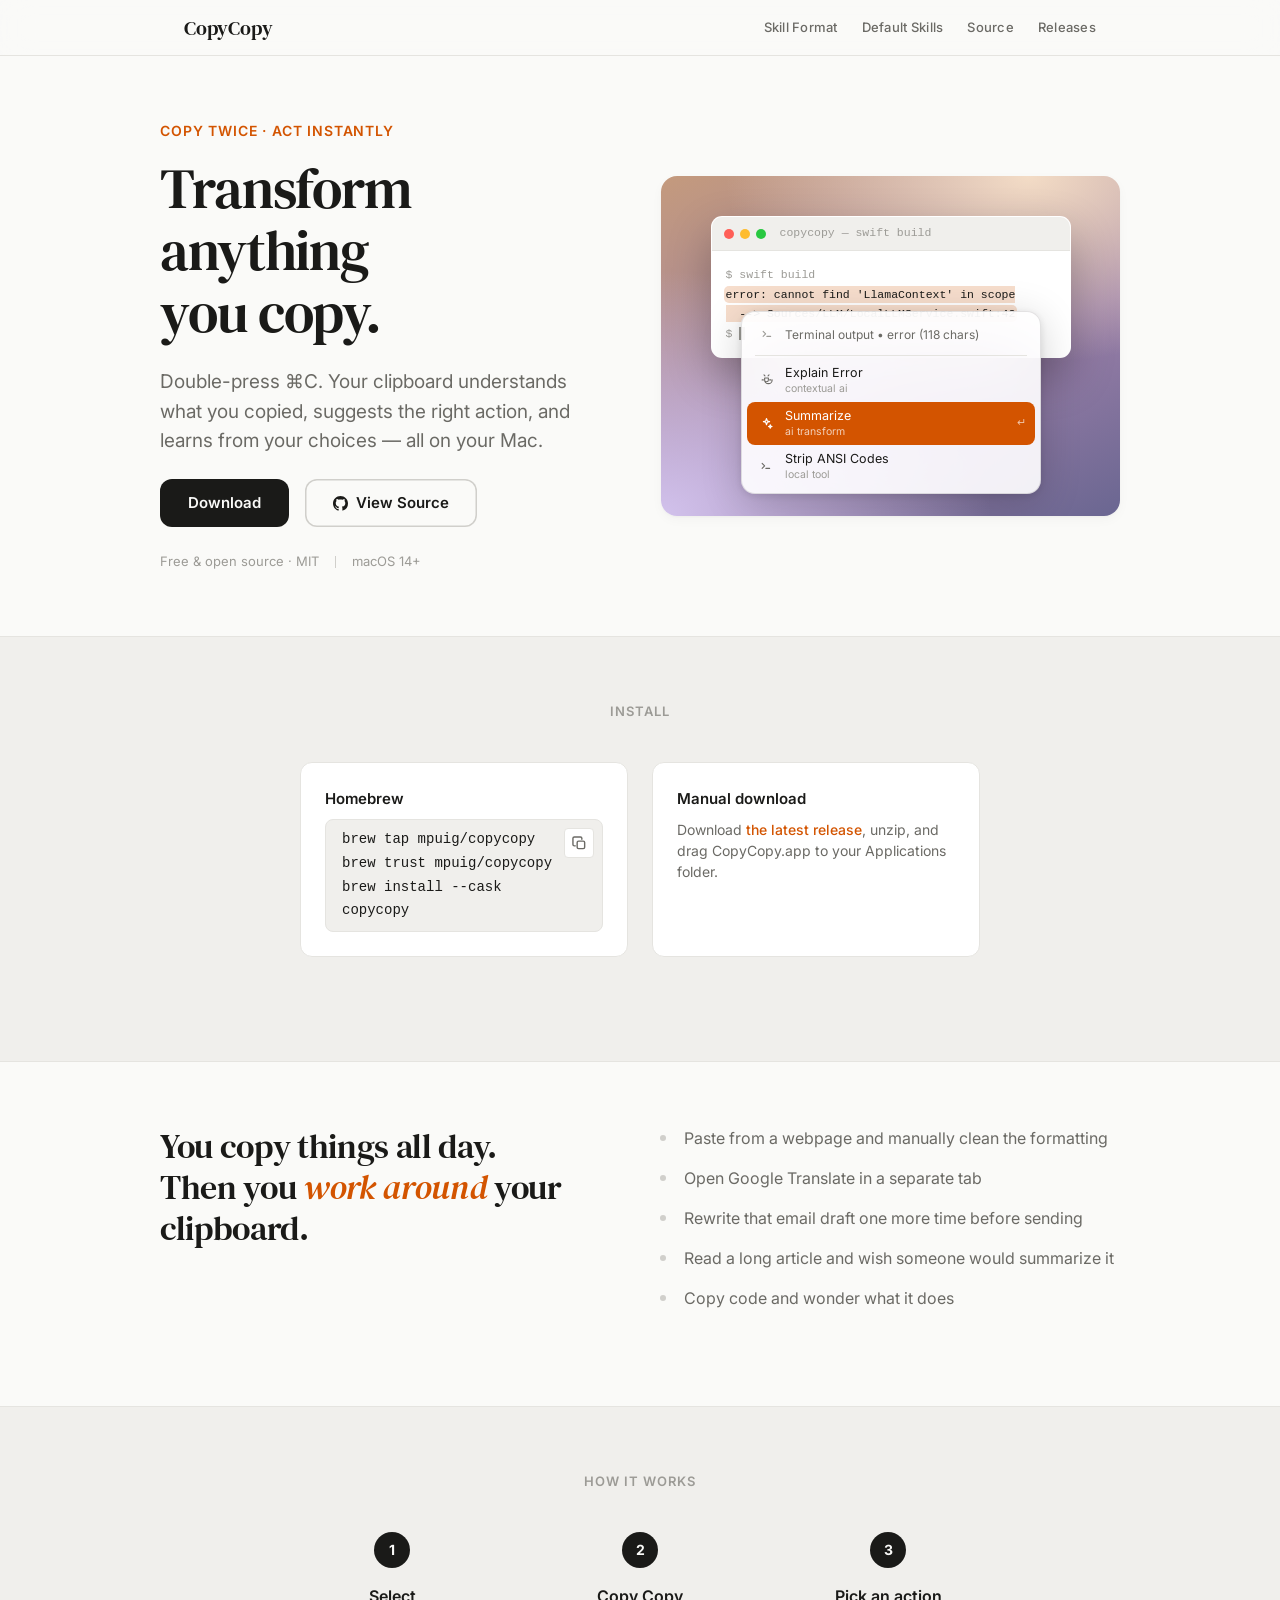
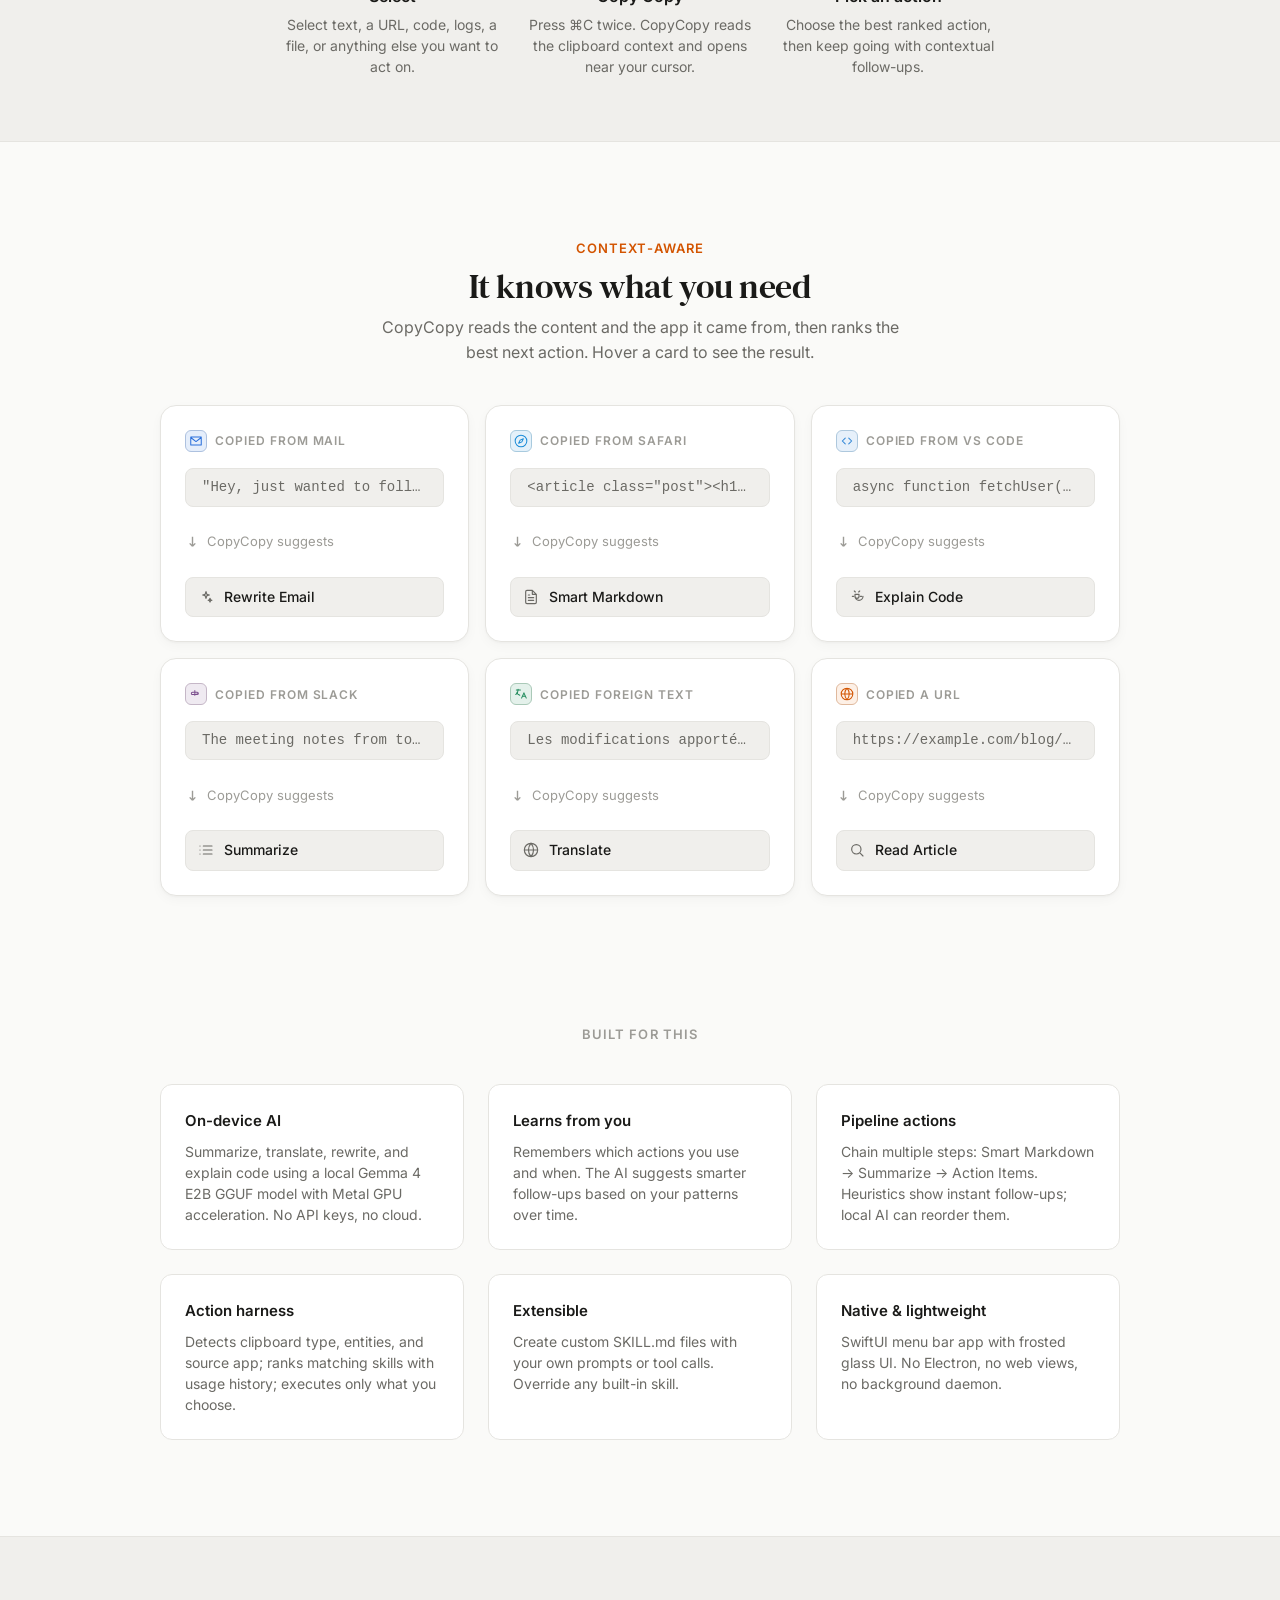
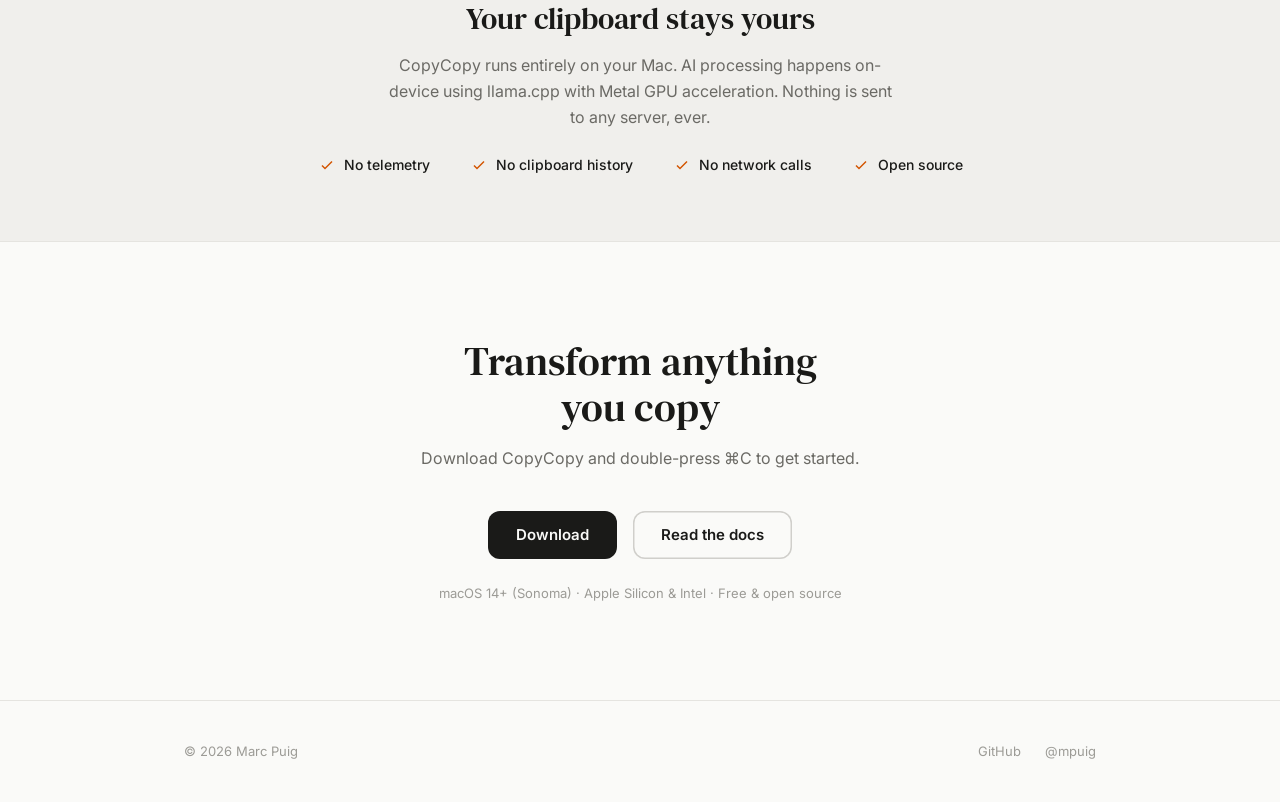
<file: docs/index.html>
<!doctype html>
<html lang="en">
  <head>
    <meta charset="utf-8" />
    <meta name="viewport" content="width=device-width, initial-scale=1" />
    <title>CopyCopy — Transform anything you copy</title>
    <meta
      name="description"
      content="Double-press ⌘C to transform your clipboard. Summarize, translate, rewrite, explain code — all on your Mac with on-device AI."
    />
    <link rel="canonical" href="https://copycopy.app/" />

    <meta property="og:title" content="CopyCopy — Transform anything you copy" />
    <meta
      property="og:description"
      content="Double-press ⌘C to transform your clipboard. Summarize, translate, rewrite, explain code — all on your Mac with on-device AI."
    />
    <meta property="og:type" content="website" />
    <meta property="og:url" content="https://copycopy.app/" />
    <meta name="theme-color" content="#fafaf8" media="(prefers-color-scheme: light)" />
    <meta name="theme-color" content="#141413" media="(prefers-color-scheme: dark)" />

    <link rel="stylesheet" href="./site.css" />
  </head>
  <body>

    <!-- Nav -->
    <nav class="nav">
      <div class="nav__inner">
        <a href="/" class="nav__logo">CopyCopy</a>
        <div class="nav__links">
        <a href="./actions.html" class="nav__link">Skill Format</a>
        <a href="./default-skills.html" class="nav__link">Default Skills</a>
          <a href="https://github.com/mpuig/copycopy" class="nav__link">Source</a>
          <a href="https://github.com/mpuig/copycopy/releases/latest" class="nav__link">Releases</a>
        </div>
      </div>
    </nav>

    <main>

      <!-- Hero -->
      <section class="hero container" id="top">
        <div class="hero__copy">
          <p class="hero__eyebrow animate-in">Copy twice · Act instantly</p>
          <h1 class="hero__title animate-in animate-in--delay-1">
            Transform anything<br>you copy.
          </h1>
          <p class="hero__subtitle animate-in animate-in--delay-2">
            Double-press ⌘C. Your clipboard understands what you copied, suggests the right action, and learns from your choices — all on your Mac.
          </p>
          <div class="hero__actions animate-in animate-in--delay-3">
            <a class="btn btn--primary" href="https://github.com/mpuig/copycopy/releases/latest">Download</a>
            <a class="btn btn--secondary" href="https://github.com/mpuig/copycopy">
              <svg viewBox="0 0 16 16" fill="currentColor" aria-hidden="true"><path d="M8 0C3.58 0 0 3.58 0 8c0 3.54 2.29 6.53 5.47 7.59.4.07.55-.17.55-.38 0-.19-.01-.82-.01-1.49-2.01.37-2.53-.49-2.69-.94-.09-.23-.48-.94-.82-1.13-.28-.15-.68-.52-.01-.53.63-.01 1.08.58 1.23.82.72 1.21 1.87.87 2.33.66.07-.52.28-.87.51-1.07-1.78-.2-3.64-.89-3.64-3.95 0-.87.31-1.59.82-2.15-.08-.2-.36-1.02.08-2.12 0 0 .67-.21 2.2.82.64-.18 1.32-.27 2-.27.68 0 1.36.09 2 .27 1.53-1.04 2.2-.82 2.2-.82.44 1.1.16 1.92.08 2.12.51.56.82 1.27.82 2.15 0 3.07-1.87 3.75-3.65 3.95.29.25.54.73.54 1.48 0 1.07-.01 1.93-.01 2.2 0 .21.15.46.55.38A8.01 8.01 0 0016 8c0-4.42-3.58-8-8-8z"/></svg>
              View Source
            </a>
          </div>
          <div class="hero__proof animate-in animate-in--delay-4">
            <span>Free &amp; open source · MIT</span>
            <span class="hero__proof-sep"></span>
            <span>macOS 14+</span>
          </div>
        </div>

        <div class="hero__demo-col animate-in animate-in--delay-2">
          <div class="herodemo" aria-hidden="true">
            <div class="herodemo__window">
              <div class="herodemo__bar">
                <span class="hd-dot hd-dot--r"></span><span class="hd-dot hd-dot--y"></span><span class="hd-dot hd-dot--g"></span>
                <span class="herodemo__title">copycopy — swift build</span>
              </div>
              <div class="herodemo__body"><span class="hd-cmt">$ swift build</span>
<span class="hd-sel">error: cannot find 'LlamaContext' in scope
  --&gt; Sources/LLM/LocalLLMService.swift:42</span>
<span class="hd-cmt">$ </span><span class="hd-caret"></span></div>
            </div>

            <div class="herodemo__hint">
              <kbd>⌘C</kbd><kbd>⌘C</kbd><span>double-press</span>
            </div>

            <div class="herodemo__panel">
              <div class="hd-list">
                <div class="hd-header">
                  <span class="hd-header__ic"><svg viewBox="0 0 24 24" fill="none" stroke="currentColor" stroke-width="1.75" stroke-linecap="round" stroke-linejoin="round"><path d="M5 7l4 4-4 4 M11 15h6"/></svg></span>
                  <span class="hd-header__desc">Terminal output • error (118 chars)</span>
                </div>
                <div class="hd-divider"></div>
                <div class="hd-row hd-row--sel">
                  <span class="hd-row__ic"><svg viewBox="0 0 24 24" fill="none" stroke="currentColor" stroke-width="1.75" stroke-linecap="round" stroke-linejoin="round"><path d="M9 8h6v3a3 3 0 01-6 0z M9 11a6 6 0 0012 0 M5 11h2 M17 11h2 M8 3l1.5 1.5 M16 3l-1.5 1.5"/></svg></span>
                  <span class="hd-row__body"><span class="hd-row__title">Explain Error</span><span class="hd-row__sub">contextual ai</span></span>
                  <span class="hd-row__ret">↵</span>
                </div>
                <div class="hd-row">
                  <span class="hd-row__ic"><svg viewBox="0 0 24 24" fill="none" stroke="currentColor" stroke-width="1.75" stroke-linecap="round" stroke-linejoin="round"><path d="M12 4l1.4 4L17 9l-3.6 1L12 14l-1.4-4L7 9l3.6-1z M18 14l.8 2 2 .8-2 .8-.8 2-.8-2-2-.8 2-.8z"/></svg></span>
                  <span class="hd-row__body"><span class="hd-row__title">Summarize</span><span class="hd-row__sub">ai transform</span></span>
                  <span class="hd-row__ret">↵</span>
                </div>
                <div class="hd-row">
                  <span class="hd-row__ic"><svg viewBox="0 0 24 24" fill="none" stroke="currentColor" stroke-width="1.75" stroke-linecap="round" stroke-linejoin="round"><path d="M5 7l4 4-4 4 M11 15h6"/></svg></span>
                  <span class="hd-row__body"><span class="hd-row__title">Strip ANSI Codes</span><span class="hd-row__sub">local tool</span></span>
                  <span class="hd-row__ret">↵</span>
                </div>
              </div>

              <div class="hd-exec">
                <div class="hd-current">
                  <span class="hd-current__ic"><svg viewBox="0 0 24 24" fill="none" stroke="currentColor" stroke-width="1.75" stroke-linecap="round" stroke-linejoin="round"><path d="M9 8h6v3a3 3 0 01-6 0z M9 11a6 6 0 0012 0 M5 11h2 M17 11h2 M8 3l1.5 1.5 M16 3l-1.5 1.5"/></svg></span>
                  <span class="hd-current__tt">Explain Error</span>
                  <span class="hd-spinner"></span>
                  <span class="hd-current__chk"><svg viewBox="0 0 24 24" fill="none" stroke="currentColor" stroke-width="2.5" stroke-linecap="round" stroke-linejoin="round"><path d="M20 6L9 17l-5-5"/></svg></span>
                </div>
                <div class="hd-result"></div>
                <div class="hd-clip">
                  <span class="hd-clip__ic"><svg viewBox="0 0 24 24" fill="none" stroke="currentColor" stroke-width="1.75" stroke-linecap="round" stroke-linejoin="round"><path d="M9 5H7a2 2 0 00-2 2v12a2 2 0 002 2h10a2 2 0 002-2V7a2 2 0 00-2-2h-2 M9 5a2 2 0 002 2h2a2 2 0 002-2 M9 5a2 2 0 012-2h2a2 2 0 012 2"/></svg></span>
                  <span class="hd-clip__label">Copied to clipboard</span>
                  <span class="hd-kbd">⌘V</span>
                </div>
              </div>
            </div>
          </div>
        </div>
      </section>

      <!-- Install -->
      <section class="install">
        <div class="container">
          <p class="install__label">Install</p>
          <div class="install__methods">

            <div class="install__method reveal">
              <p class="install__method-title">Homebrew</p>
              <div class="install__code">
                <code>brew tap mpuig/copycopy<br>brew trust mpuig/copycopy<br>brew install --cask copycopy</code>
                <button class="install__copy" type="button" aria-label="Copy to clipboard" title="Copy" data-copy="brew tap mpuig/copycopy&#10;brew trust mpuig/copycopy&#10;brew install --cask copycopy">
                  <svg class="install__copy-copy" viewBox="0 0 16 16" fill="none" stroke="currentColor" stroke-width="1.5" stroke-linecap="round" stroke-linejoin="round"><rect x="5.5" y="5.5" width="8" height="8" rx="1.5"/><path d="M3.5 10.5h-1A1.5 1.5 0 011 9V2.5A1.5 1.5 0 012.5 1H9a1.5 1.5 0 011.5 1.5v1"/></svg>
                  <svg class="install__copy-check" viewBox="0 0 16 16" fill="none" stroke="currentColor" stroke-width="1.8" stroke-linecap="round" stroke-linejoin="round"><path d="M13 4.5L6.5 11 3 7.5"/></svg>
                </button>
              </div>
            </div>

            <div class="install__method reveal">
              <p class="install__method-title">Manual download</p>
              <p class="install__method-desc">
                Download <a href="https://github.com/mpuig/copycopy/releases/latest">the latest release</a>, unzip, and drag CopyCopy.app to your Applications folder.
              </p>
            </div>

          </div>
        </div>
      </section>

      <!-- Problem -->
      <section class="problem container">
        <div class="problem__grid">
          <h2 class="problem__heading">
            You copy things all day.<br>
            Then you <em>work around</em> your clipboard.
          </h2>
          <ul class="problem__list">
            <li class="problem__item">Paste from a webpage and manually clean the formatting</li>
            <li class="problem__item">Open Google Translate in a separate tab</li>
            <li class="problem__item">Rewrite that email draft one more time before sending</li>
            <li class="problem__item">Read a long article and wish someone would summarize it</li>
            <li class="problem__item">Copy code and wonder what it does</li>
          </ul>
        </div>
      </section>

      <!-- How it works -->
      <section class="how">
        <div class="container">
          <p class="how__label">How it works</p>
          <div class="how__steps">
            <div class="step reveal">
              <div class="step__number">1</div>
              <p class="step__title">Select</p>
              <p class="step__desc">Select text, a URL, code, logs, a file, or anything else you want to act on.</p>
            </div>
            <div class="step reveal">
              <div class="step__number">2</div>
              <p class="step__title">Copy Copy</p>
              <p class="step__desc">Press ⌘C twice. CopyCopy reads the clipboard context and opens near your cursor.</p>
            </div>
            <div class="step reveal">
              <div class="step__number">3</div>
              <p class="step__title">Pick an action</p>
              <p class="step__desc">Choose the best ranked action, then keep going with contextual follow-ups.</p>
            </div>
          </div>
        </div>
      </section>

      <!-- Scenarios -->
      <section class="scenarios container">
        <p class="scenarios__label reveal">Context-aware</p>
        <h2 class="scenarios__heading reveal">It knows what you need</h2>
        <p class="scenarios__sub reveal">CopyCopy reads the content and the app it came from, then ranks the best next action. Hover a card to see the result.</p>
        <div class="scenarios__grid">

          <div class="scenario reveal">
            <div class="scenario__head">
              <span class="scenario__appicon" style="--src-tint: color-mix(in srgb, #2A6FDB 12%, var(--bg-raised)); --src-tint-bd: color-mix(in srgb, #2A6FDB 30%, var(--border)); --src-ink: #2A6FDB;"><svg viewBox="0 0 24 24" fill="none" stroke="currentColor" stroke-width="1.75" stroke-linecap="round" stroke-linejoin="round"><path d="M3 5h18v14H3z M3 6l9 7 9-7"/></svg></span>
              <span class="scenario__source">Copied from Mail</span>
            </div>
            <div class="scenario__content">"Hey, just wanted to follow up on the thing we discussed re: the timeline for..."</div>
            <div class="scenario__flip">
              <div class="scenario__arrow">
                <svg viewBox="0 0 16 16" fill="none" stroke="currentColor" stroke-width="1.5"><path d="M8 3v10M8 13l-3-3M8 13l3-3"/></svg>
                CopyCopy suggests
              </div>
              <div class="scenario__result">
                <svg viewBox="0 0 16 16" fill="none" stroke="currentColor" stroke-width="1.8" stroke-linecap="round" stroke-linejoin="round"><path d="M13 4.5L6.5 11 3 7.5"/></svg>
                <span>"Following up on our timeline discussion — do you have a revised date?"</span>
              </div>
            </div>
            <div class="scenario__action">
              <span class="scenario__action-ic"><svg viewBox="0 0 24 24" fill="none" stroke="currentColor" stroke-width="1.75" stroke-linecap="round" stroke-linejoin="round"><path d="M12 4l1.4 4L17 9l-3.6 1L12 14l-1.4-4L7 9l3.6-1z M18 14l.8 2 2 .8-2 .8-.8 2-.8-2-2-.8 2-.8z"/></svg></span>
              <span class="scenario__action-label">Rewrite Email</span>
              <span class="scenario__action-ret">↵</span>
            </div>
          </div>

          <div class="scenario reveal">
            <div class="scenario__head">
              <span class="scenario__appicon" style="--src-tint: color-mix(in srgb, #1B8CD8 12%, var(--bg-raised)); --src-tint-bd: color-mix(in srgb, #1B8CD8 30%, var(--border)); --src-ink: #1B8CD8;"><svg viewBox="0 0 24 24" fill="none" stroke="currentColor" stroke-width="1.75" stroke-linecap="round" stroke-linejoin="round"><path d="M12 2a10 10 0 100 20 10 10 0 000-20z M16 8l-2.5 5.5L8 16l2.5-5.5z"/></svg></span>
              <span class="scenario__source">Copied from Safari</span>
            </div>
            <div class="scenario__content">&lt;article class="post"&gt;&lt;h1&gt;Understanding Transformers&lt;/h1&gt;...</div>
            <div class="scenario__flip">
              <div class="scenario__arrow">
                <svg viewBox="0 0 16 16" fill="none" stroke="currentColor" stroke-width="1.5"><path d="M8 3v10M8 13l-3-3M8 13l3-3"/></svg>
                CopyCopy suggests
              </div>
              <div class="scenario__result">
                <svg viewBox="0 0 16 16" fill="none" stroke="currentColor" stroke-width="1.8" stroke-linecap="round" stroke-linejoin="round"><path d="M13 4.5L6.5 11 3 7.5"/></svg>
                <span>Clean Markdown — navigation, ads, and boilerplate stripped out.</span>
              </div>
            </div>
            <div class="scenario__action">
              <span class="scenario__action-ic"><svg viewBox="0 0 24 24" fill="none" stroke="currentColor" stroke-width="1.75" stroke-linecap="round" stroke-linejoin="round"><path d="M14 2H6a2 2 0 00-2 2v16a2 2 0 002 2h12a2 2 0 002-2V8z M14 2v6h6 M8 13h8 M8 17h8 M8 9h2"/></svg></span>
              <span class="scenario__action-label">Smart Markdown</span>
              <span class="scenario__action-ret">↵</span>
            </div>
          </div>

          <div class="scenario reveal">
            <div class="scenario__head">
              <span class="scenario__appicon" style="--src-tint: color-mix(in srgb, #2F86D6 12%, var(--bg-raised)); --src-tint-bd: color-mix(in srgb, #2F86D6 30%, var(--border)); --src-ink: #2F86D6;"><svg viewBox="0 0 24 24" fill="none" stroke="currentColor" stroke-width="1.75" stroke-linecap="round" stroke-linejoin="round"><path d="M9 7l-5 5 5 5 M15 7l5 5-5 5"/></svg></span>
              <span class="scenario__source">Copied from VS Code</span>
            </div>
            <div class="scenario__content">async function fetchUser(id) { const res = await fetch(`/api/users/${id}`)...</div>
            <div class="scenario__flip">
              <div class="scenario__arrow">
                <svg viewBox="0 0 16 16" fill="none" stroke="currentColor" stroke-width="1.5"><path d="M8 3v10M8 13l-3-3M8 13l3-3"/></svg>
                CopyCopy suggests
              </div>
              <div class="scenario__result">
                <svg viewBox="0 0 16 16" fill="none" stroke="currentColor" stroke-width="1.8" stroke-linecap="round" stroke-linejoin="round"><path d="M13 4.5L6.5 11 3 7.5"/></svg>
                <span>Fetches a user by id from the /api/users endpoint and returns the parsed JSON.</span>
              </div>
            </div>
            <div class="scenario__action">
              <span class="scenario__action-ic"><svg viewBox="0 0 24 24" fill="none" stroke="currentColor" stroke-width="1.75" stroke-linecap="round" stroke-linejoin="round"><path d="M9 8h6v3a3 3 0 01-6 0z M9 11a6 6 0 0012 0 M5 11h2 M17 11h2 M8 3l1.5 1.5 M16 3l-1.5 1.5"/></svg></span>
              <span class="scenario__action-label">Explain Code</span>
              <span class="scenario__action-ret">↵</span>
            </div>
          </div>

          <div class="scenario reveal">
            <div class="scenario__head">
              <span class="scenario__appicon" style="--src-tint: color-mix(in srgb, #7A4D8C 12%, var(--bg-raised)); --src-tint-bd: color-mix(in srgb, #7A4D8C 30%, var(--border)); --src-ink: #7A4D8C;"><svg viewBox="0 0 24 24" fill="none" stroke="currentColor" stroke-width="1.75" stroke-linecap="round" stroke-linejoin="round"><path d="M6 9h8a2 2 0 010 4H6a2 2 0 010-4z M10 6v8 M14 11a2 2 0 01-4 0"/></svg></span>
              <span class="scenario__source">Copied from Slack</span>
            </div>
            <div class="scenario__content">The meeting notes from today: we agreed to push the release to next sprint and...</div>
            <div class="scenario__flip">
              <div class="scenario__arrow">
                <svg viewBox="0 0 16 16" fill="none" stroke="currentColor" stroke-width="1.5"><path d="M8 3v10M8 13l-3-3M8 13l3-3"/></svg>
                CopyCopy suggests
              </div>
              <div class="scenario__result">
                <svg viewBox="0 0 16 16" fill="none" stroke="currentColor" stroke-width="1.8" stroke-linecap="round" stroke-linejoin="round"><path d="M13 4.5L6.5 11 3 7.5"/></svg>
                <span>Release pushed to next sprint · owners assigned · re-check scope Friday.</span>
              </div>
            </div>
            <div class="scenario__action">
              <span class="scenario__action-ic"><svg viewBox="0 0 24 24" fill="none" stroke="currentColor" stroke-width="1.75" stroke-linecap="round" stroke-linejoin="round"><path d="M8 6h13 M8 12h13 M8 18h13 M3 6h.01 M3 12h.01 M3 18h.01"/></svg></span>
              <span class="scenario__action-label">Summarize</span>
              <span class="scenario__action-ret">↵</span>
            </div>
          </div>

          <div class="scenario reveal">
            <div class="scenario__head">
              <span class="scenario__appicon" style="--src-tint: color-mix(in srgb, #1F8A5B 12%, var(--bg-raised)); --src-tint-bd: color-mix(in srgb, #1F8A5B 30%, var(--border)); --src-ink: #1F8A5B;"><svg viewBox="0 0 24 24" fill="none" stroke="currentColor" stroke-width="1.75" stroke-linecap="round" stroke-linejoin="round"><path d="M4 5h7 M7 4v1c0 3-1.5 6-4 8 M5 9c0 2 2 4 5 5 M13 19l4-9 4 9 M14.5 16h5"/></svg></span>
              <span class="scenario__source">Copied foreign text</span>
            </div>
            <div class="scenario__content">Les modifications apportées au système de gestion des données permettent une...</div>
            <div class="scenario__flip">
              <div class="scenario__arrow">
                <svg viewBox="0 0 16 16" fill="none" stroke="currentColor" stroke-width="1.5"><path d="M8 3v10M8 13l-3-3M8 13l3-3"/></svg>
                CopyCopy suggests
              </div>
              <div class="scenario__result">
                <svg viewBox="0 0 16 16" fill="none" stroke="currentColor" stroke-width="1.8" stroke-linecap="round" stroke-linejoin="round"><path d="M13 4.5L6.5 11 3 7.5"/></svg>
                <span>The changes made to the data-management system allow for greater flexibility.</span>
              </div>
            </div>
            <div class="scenario__action">
              <span class="scenario__action-ic"><svg viewBox="0 0 24 24" fill="none" stroke="currentColor" stroke-width="1.75" stroke-linecap="round" stroke-linejoin="round"><path d="M12 2a10 10 0 100 20 10 10 0 000-20z M2 12h20 M12 2a15 15 0 010 20 M12 2a15 15 0 000 20"/></svg></span>
              <span class="scenario__action-label">Translate</span>
              <span class="scenario__action-ret">↵</span>
            </div>
          </div>

          <div class="scenario reveal">
            <div class="scenario__head">
              <span class="scenario__appicon" style="--src-tint: var(--accent-soft); --src-tint-bd: color-mix(in srgb, var(--accent) 30%, var(--border)); --src-ink: var(--accent);"><svg viewBox="0 0 24 24" fill="none" stroke="currentColor" stroke-width="1.75" stroke-linecap="round" stroke-linejoin="round"><path d="M12 2a10 10 0 100 20 10 10 0 000-20z M2 12h20 M12 2a15 15 0 010 20 M12 2a15 15 0 000 20"/></svg></span>
              <span class="scenario__source">Copied a URL</span>
            </div>
            <div class="scenario__content">https://example.com/blog/how-to-build-ai-agents-from-scratch</div>
            <div class="scenario__flip">
              <div class="scenario__arrow">
                <svg viewBox="0 0 16 16" fill="none" stroke="currentColor" stroke-width="1.5"><path d="M8 3v10M8 13l-3-3M8 13l3-3"/></svg>
                CopyCopy suggests
              </div>
              <div class="scenario__result">
                <svg viewBox="0 0 16 16" fill="none" stroke="currentColor" stroke-width="1.8" stroke-linecap="round" stroke-linejoin="round"><path d="M13 4.5L6.5 11 3 7.5"/></svg>
                <span>Fetched and cleaned — the readable article, ready to summarize or save.</span>
              </div>
            </div>
            <div class="scenario__action">
              <span class="scenario__action-ic"><svg viewBox="0 0 24 24" fill="none" stroke="currentColor" stroke-width="1.75" stroke-linecap="round" stroke-linejoin="round"><path d="M11 4a7 7 0 100 14 7 7 0 000-14z M21 21l-4.3-4.3"/></svg></span>
              <span class="scenario__action-label">Read Article</span>
              <span class="scenario__action-ret">↵</span>
            </div>
          </div>

        </div>
      </section>

      <!-- Features -->
      <section class="features container">
        <p class="features__label">Built for this</p>
        <div class="features__grid">

          <div class="feature reveal">
            <p class="feature__title">On-device AI</p>
            <p class="feature__desc">Summarize, translate, rewrite, and explain code using a local Gemma 4 E2B GGUF model with Metal GPU acceleration. No API keys, no cloud.</p>
          </div>

          <div class="feature reveal">
            <p class="feature__title">Learns from you</p>
            <p class="feature__desc">Remembers which actions you use and when. The AI suggests smarter follow-ups based on your patterns over time.</p>
          </div>

          <div class="feature reveal">
            <p class="feature__title">Pipeline actions</p>
            <p class="feature__desc">Chain multiple steps: Smart Markdown → Summarize → Action Items. Heuristics show instant follow-ups; local AI can reorder them.</p>
          </div>

          <div class="feature reveal">
            <p class="feature__title">Action harness</p>
            <p class="feature__desc">Detects clipboard type, entities, and source app; ranks matching skills with usage history; executes only what you choose.</p>
          </div>

          <div class="feature reveal">
            <p class="feature__title">Extensible</p>
            <p class="feature__desc">Create custom SKILL.md files with your own prompts or tool calls. Override any built-in skill.</p>
          </div>

          <div class="feature reveal">
            <p class="feature__title">Native & lightweight</p>
            <p class="feature__desc">SwiftUI menu bar app with frosted glass UI. No Electron, no web views, no background daemon.</p>
          </div>

        </div>
      </section>

      <!-- Privacy -->
      <section class="privacy">
        <div class="container">
          <h2 class="privacy__heading">Your clipboard stays yours</h2>
          <p class="privacy__desc">
            CopyCopy runs entirely on your Mac. AI processing happens on-device using llama.cpp with Metal GPU acceleration. Nothing is sent to any server, ever.
          </p>
          <div class="privacy__points">
            <span class="privacy__point">
              <svg viewBox="0 0 18 18" fill="none" stroke="currentColor" stroke-width="1.5"><path d="M4 9.5l3 3 7-7"/></svg>
              No telemetry
            </span>
            <span class="privacy__point">
              <svg viewBox="0 0 18 18" fill="none" stroke="currentColor" stroke-width="1.5"><path d="M4 9.5l3 3 7-7"/></svg>
              No clipboard history
            </span>
            <span class="privacy__point">
              <svg viewBox="0 0 18 18" fill="none" stroke="currentColor" stroke-width="1.5"><path d="M4 9.5l3 3 7-7"/></svg>
              No network calls
            </span>
            <span class="privacy__point">
              <svg viewBox="0 0 18 18" fill="none" stroke="currentColor" stroke-width="1.5"><path d="M4 9.5l3 3 7-7"/></svg>
              Open source
            </span>
          </div>
        </div>
      </section>

      <!-- CTA -->
      <section class="cta container">
        <h2 class="cta__heading">Transform anything<br>you copy</h2>
        <p class="cta__desc">Download CopyCopy and double-press ⌘C to get started.</p>
        <div class="cta__actions">
          <a class="btn btn--primary" href="https://github.com/mpuig/copycopy/releases/latest">Download</a>
          <a class="btn btn--secondary" href="./actions.html">Read the docs</a>
        </div>
        <p class="cta__req">macOS 14+ (Sonoma) · Apple Silicon & Intel · Free & open source</p>
      </section>

    </main>

    <!-- Footer -->
    <footer class="footer">
      <div class="container footer__inner">
        <span>&copy; 2026 Marc Puig</span>
        <div class="footer__links">
          <a href="https://github.com/mpuig/copycopy">GitHub</a>
          <a href="https://github.com/mpuig">@mpuig</a>
        </div>
      </div>
    </footer>

    <script>
      (function () {
        var html = document.documentElement;
        var reduce = window.matchMedia && window.matchMedia('(prefers-reduced-motion: reduce)').matches;

        /* Scroll reveals — enable the hidden start-state only now that JS runs,
           so the page stays fully visible if this script never loads. */
        var reveals = Array.prototype.slice.call(document.querySelectorAll('.reveal'));
        if (reveals.length) {
          html.classList.add('js-reveal');
          if (reduce || !('IntersectionObserver' in window)) {
            reveals.forEach(function (el) { el.classList.add('reveal--in'); });
          } else {
            var io = new IntersectionObserver(function (entries) {
              entries.forEach(function (e) {
                if (e.isIntersecting) { e.target.classList.add('reveal--in'); io.unobserve(e.target); }
              });
            }, { threshold: 0.12, rootMargin: '0px 0px -8% 0px' });
            reveals.forEach(function (el) {
              if (el.getBoundingClientRect().top < (window.innerHeight || 0) + 80) {
                el.classList.add('reveal--in');
              } else {
                io.observe(el);
              }
            });
          }
        }

        /* Copy-to-clipboard buttons (a wink for a clipboard app). */
        Array.prototype.slice.call(document.querySelectorAll('[data-copy]')).forEach(function (btn) {
          btn.addEventListener('click', function () {
            var text = btn.getAttribute('data-copy') || '';
            var done = function () {
              btn.classList.add('install__copy--done');
              setTimeout(function () { btn.classList.remove('install__copy--done'); }, 1600);
            };
            if (navigator.clipboard && navigator.clipboard.writeText) {
              navigator.clipboard.writeText(text).then(done).catch(done);
            } else {
              done();
            }
          });
        });

        /* Hero demo — looping double-⌘C panel. */
        var demo = document.querySelector('.herodemo');
        if (demo) {
          var rows = demo.querySelectorAll('.hd-row');
          var resultEl = demo.querySelector('.hd-result');
          var RESULT = 'The build failed because the llama.cpp framework was not linked. Use ./build_xcode.sh to build the full app bundle.';
          var timers = [];
          var stream = null;

          function clearAll() {
            timers.forEach(clearTimeout);
            timers = [];
            if (stream) { clearInterval(stream); stream = null; }
          }
          function push(fn, ms) { timers.push(setTimeout(fn, ms)); }
          function setSel(i) {
            for (var j = 0; j < rows.length; j++) {
              rows[j].classList.toggle('hd-row--sel', j === i);
            }
          }

          if (reduce) {
            /* Respect reduced motion: hold a static finished state, no loop. */
            demo.setAttribute('data-phase', '3');
            setSel(0);
            resultEl.textContent = RESULT;
          } else {
            (function cycle() {
              clearAll();
              demo.setAttribute('data-phase', '0');
              setSel(0);
              resultEl.textContent = '';
              push(function () { demo.setAttribute('data-phase', '1'); }, 1100);
              push(function () { setSel(1); }, 1900);
              push(function () { setSel(0); }, 2500);
              push(function () {
                demo.setAttribute('data-phase', '2');
                var i = 0;
                stream = setInterval(function () {
                  i += 2;
                  resultEl.textContent = RESULT.slice(0, i);
                  if (i >= RESULT.length) {
                    clearInterval(stream);
                    stream = null;
                    demo.setAttribute('data-phase', '3');
                  }
                }, 22);
              }, 3100);
              push(cycle, 8200);
            })();
          }
        }
      })();
    </script>

  </body>
</html>
</file>
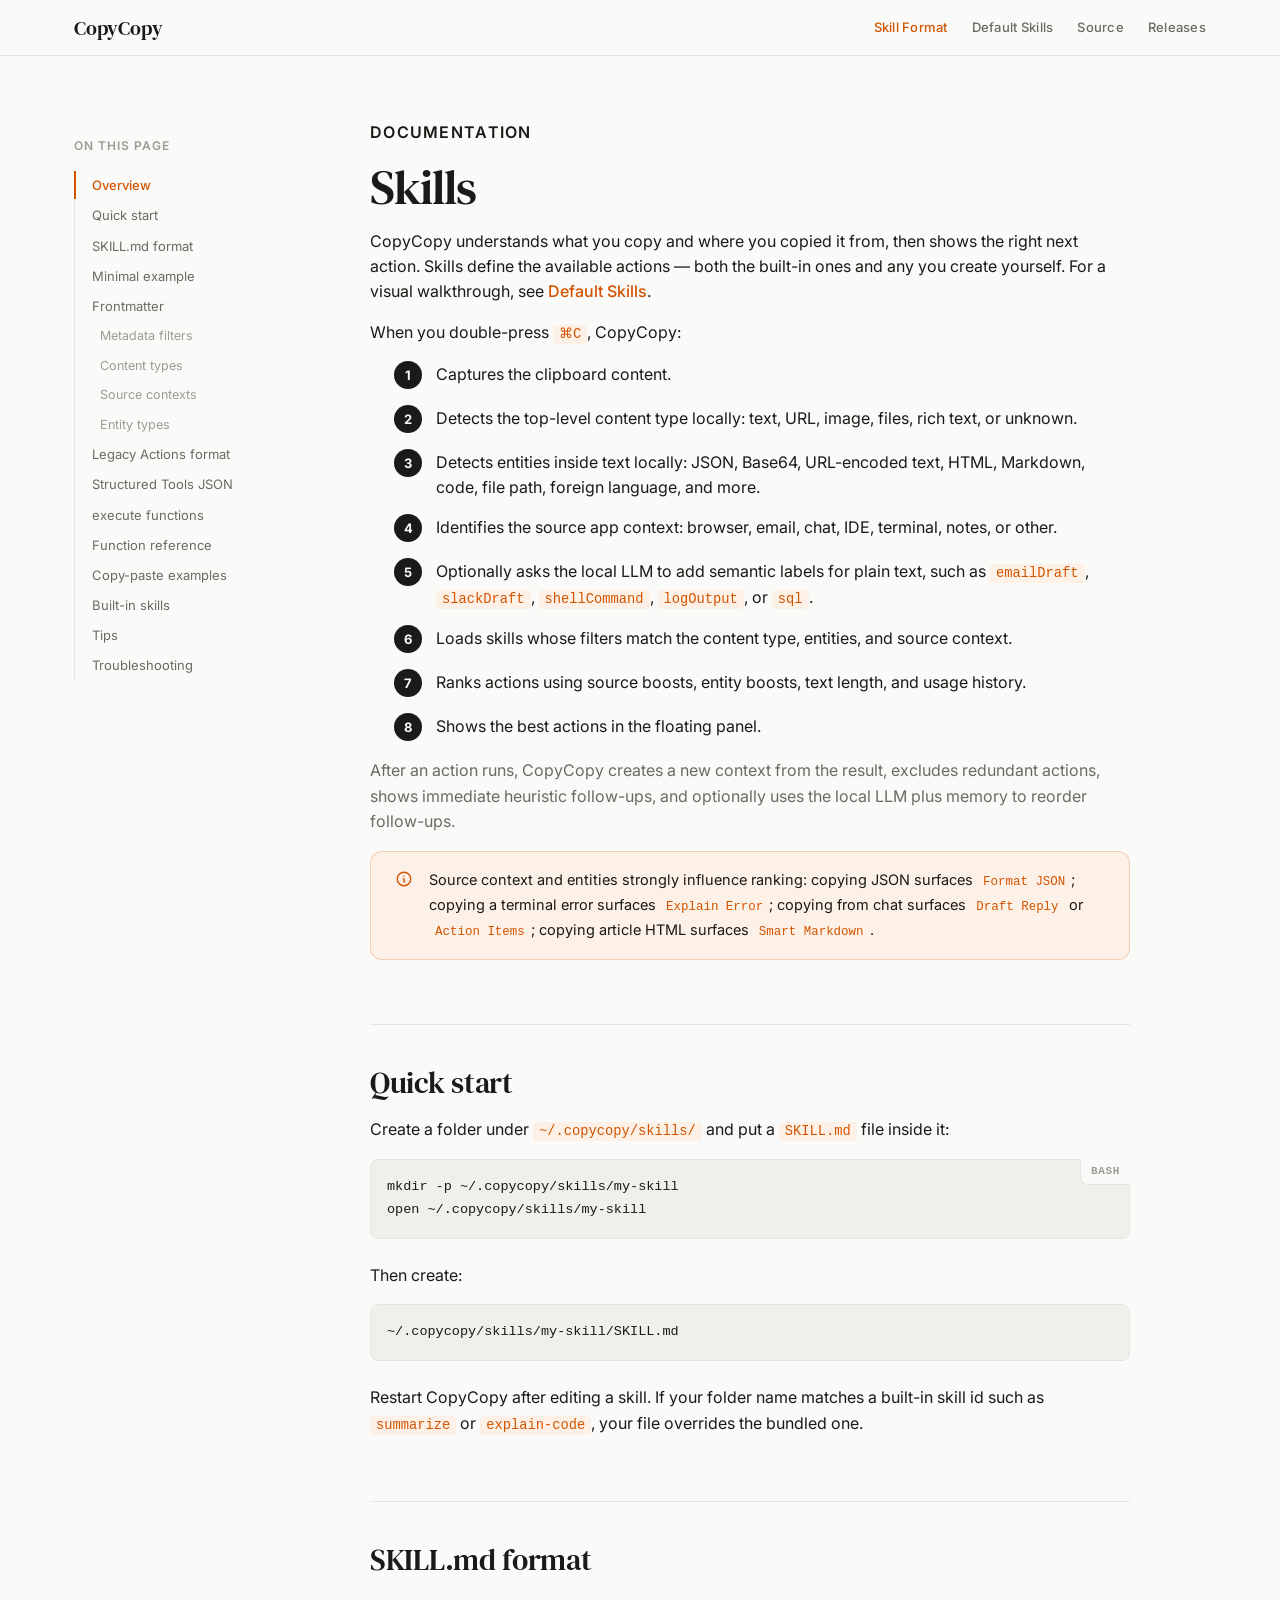
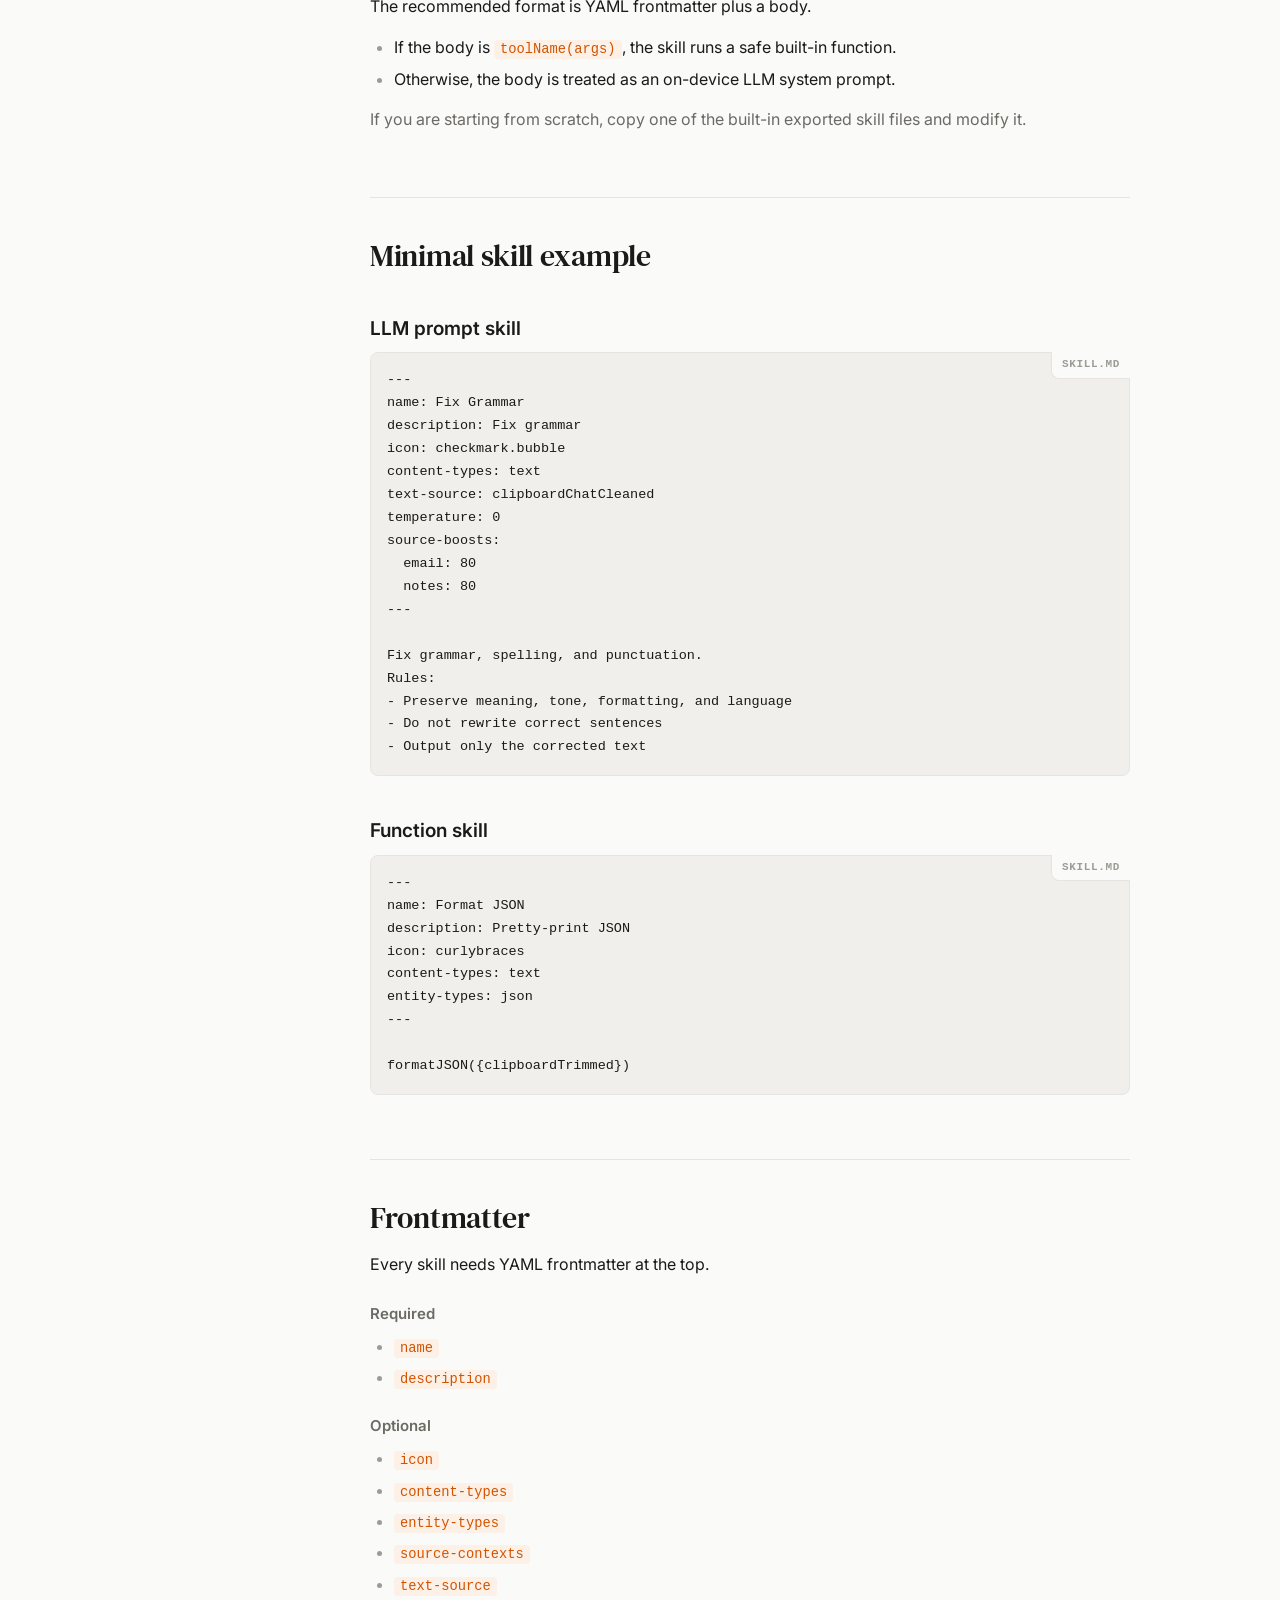
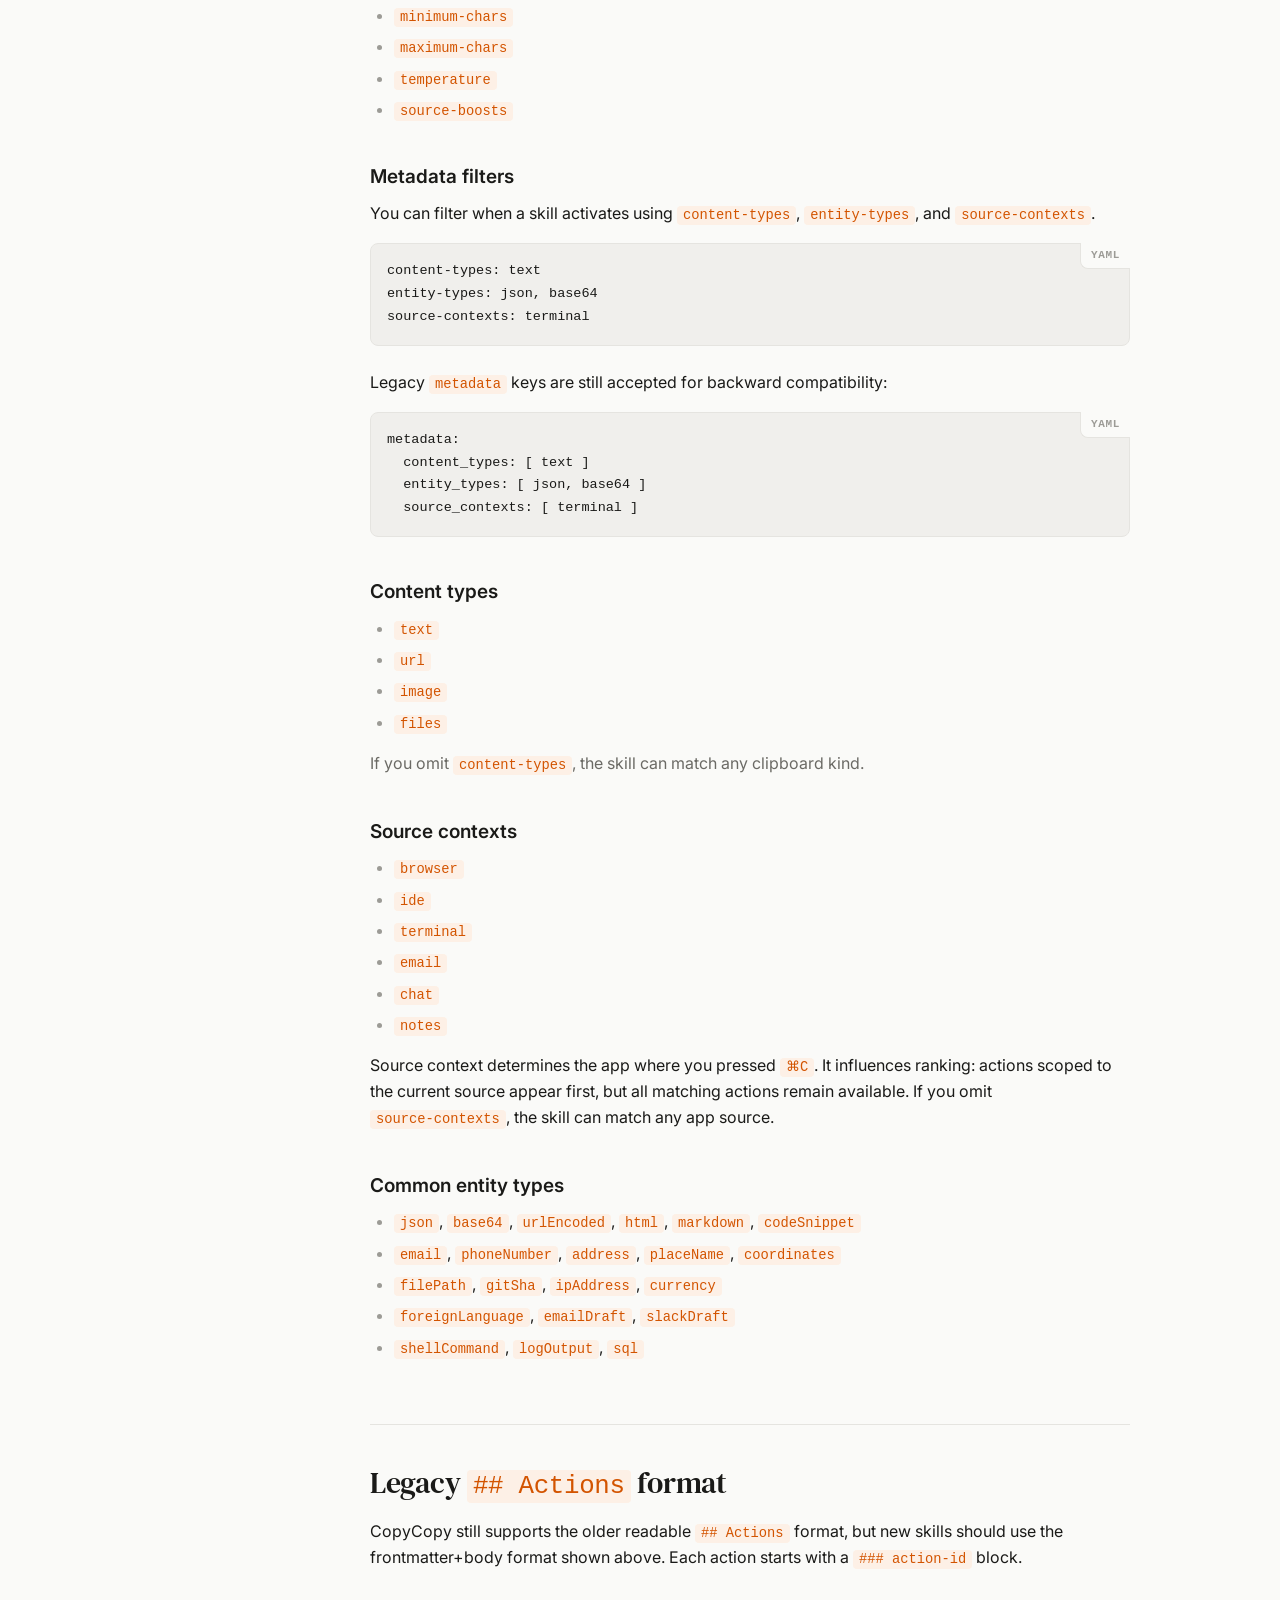
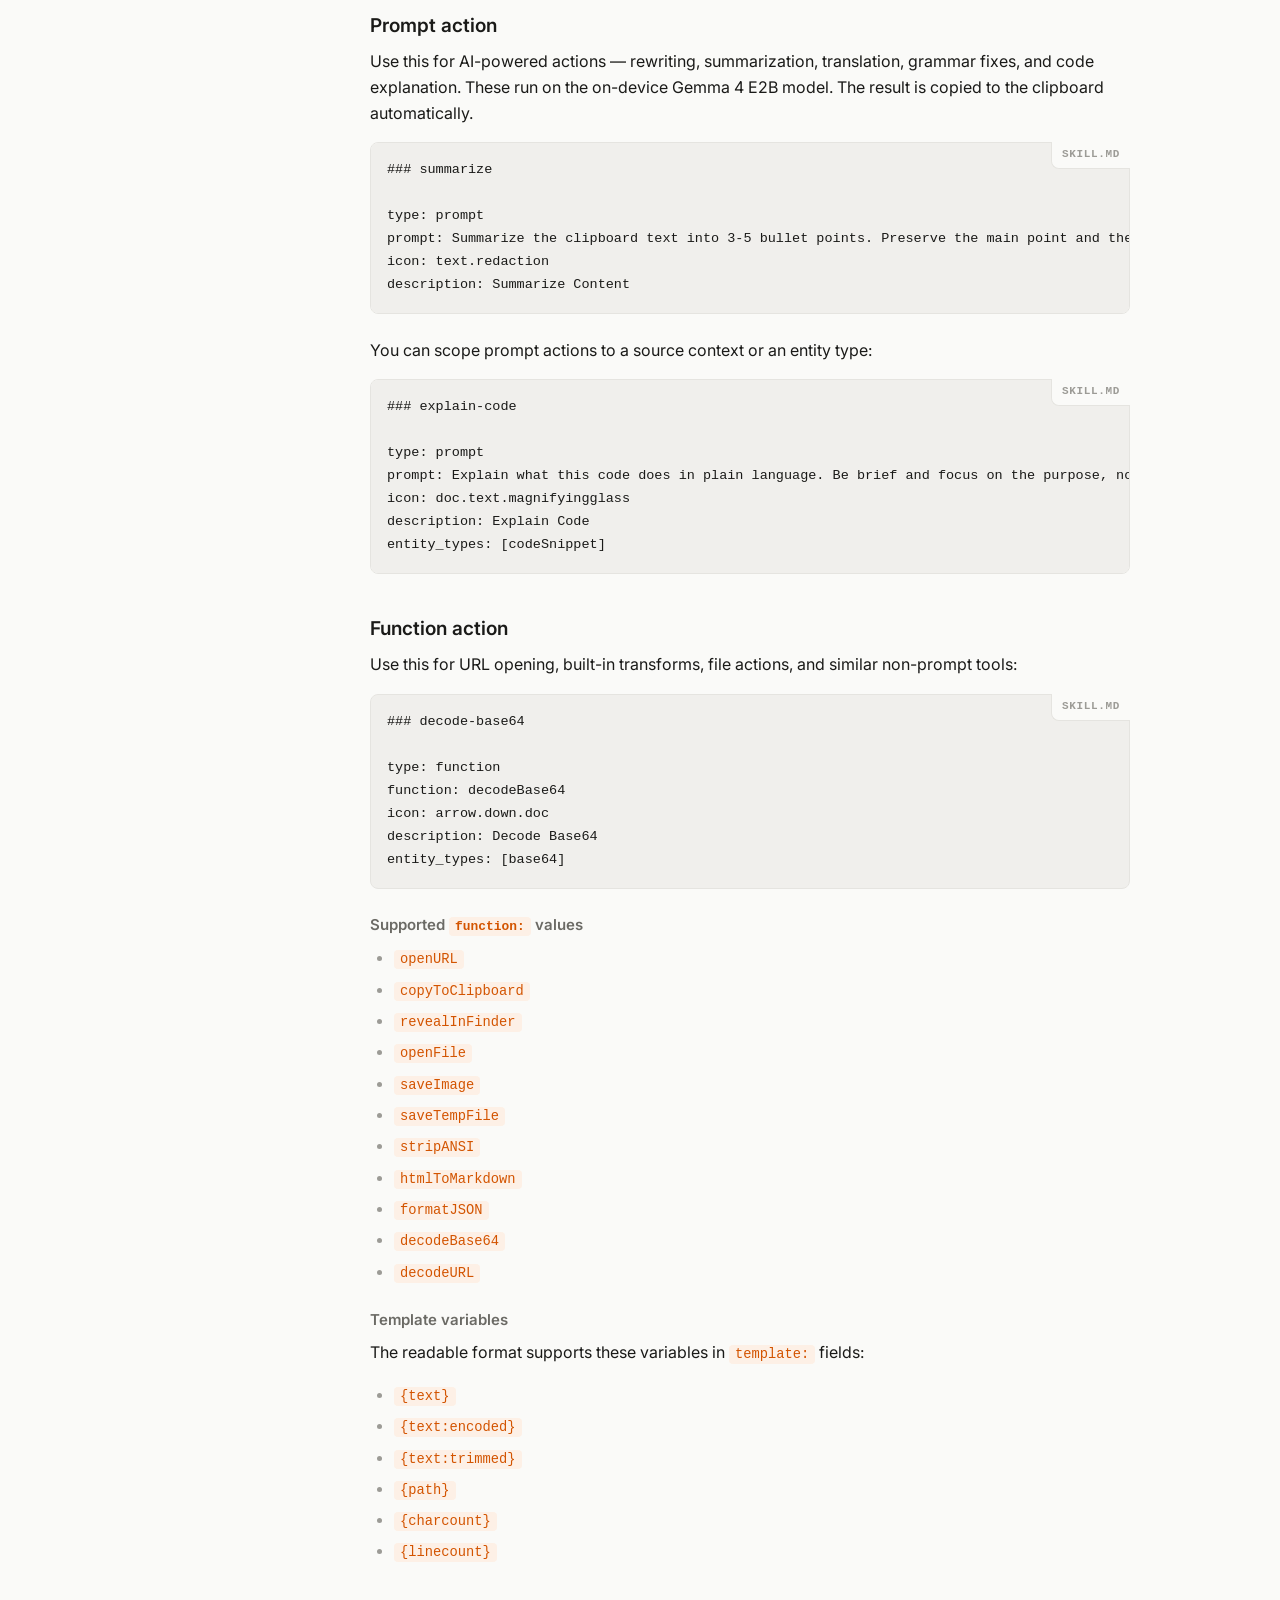
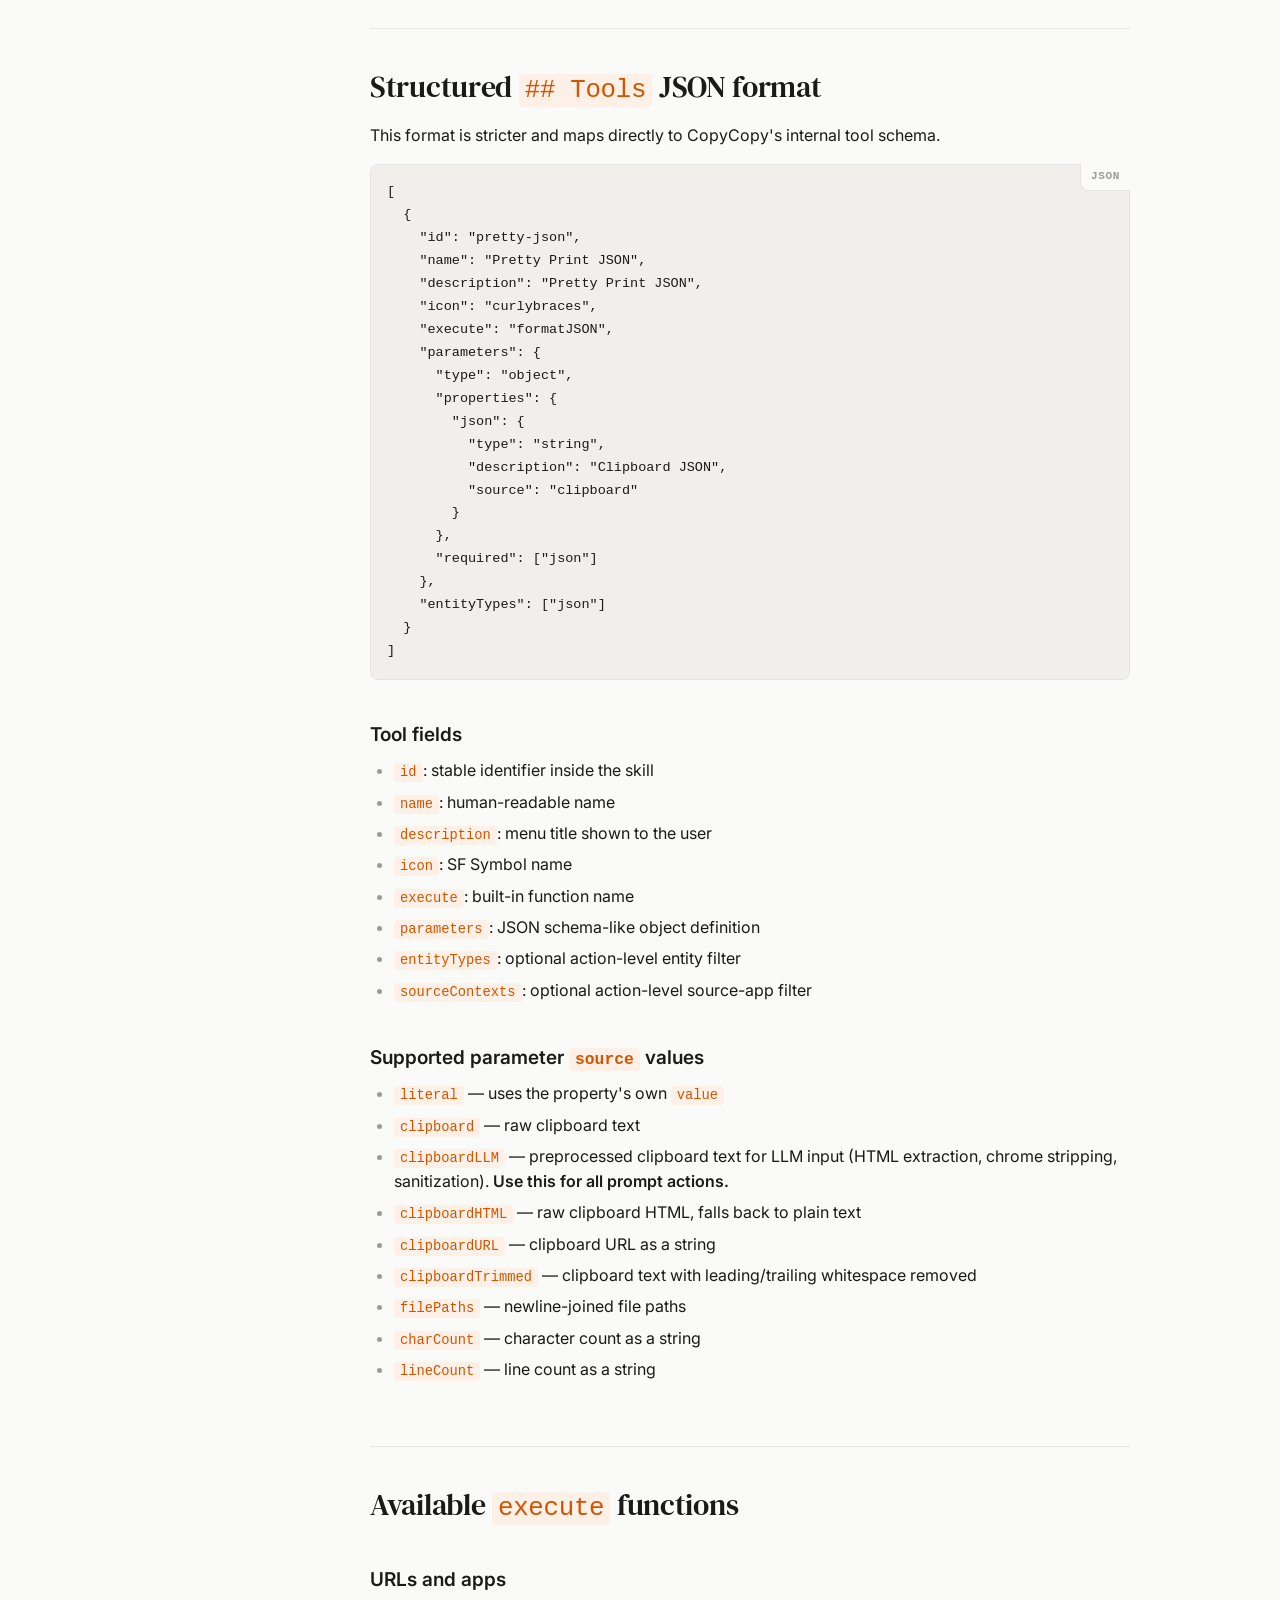
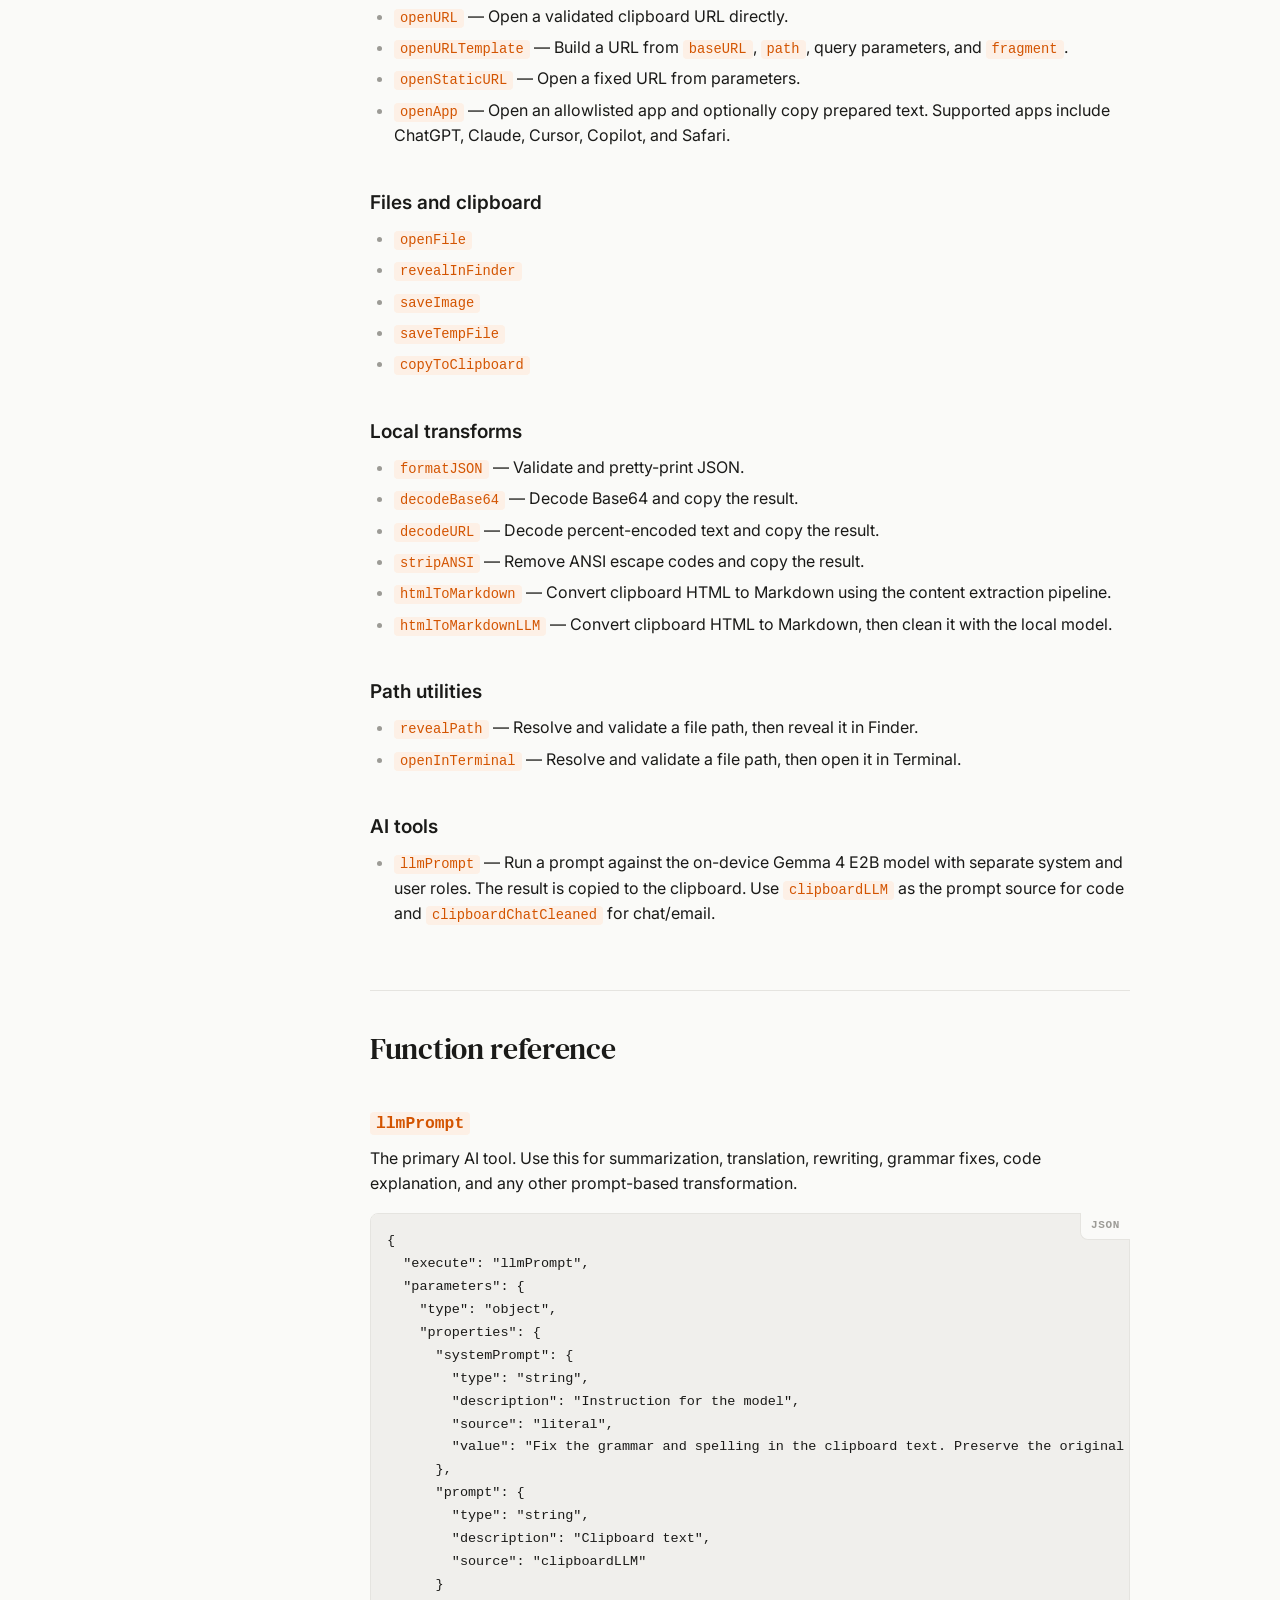
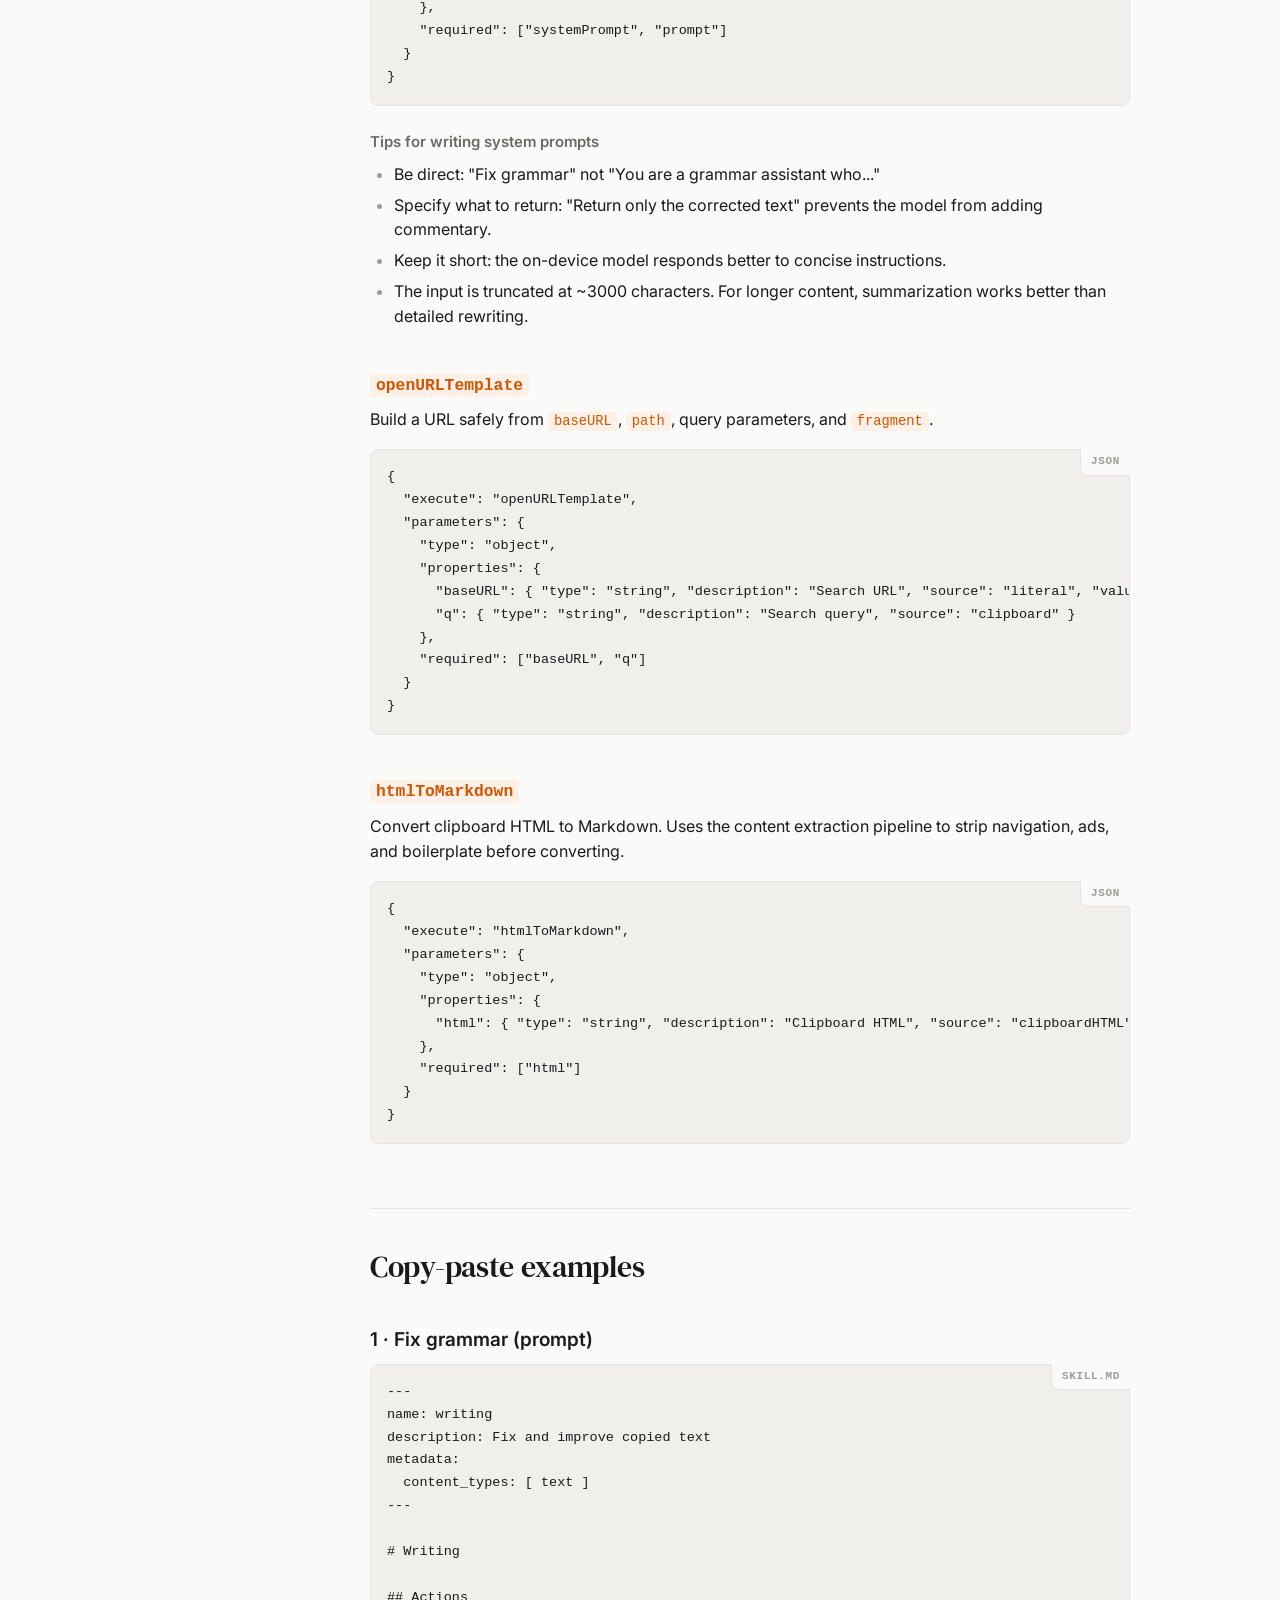
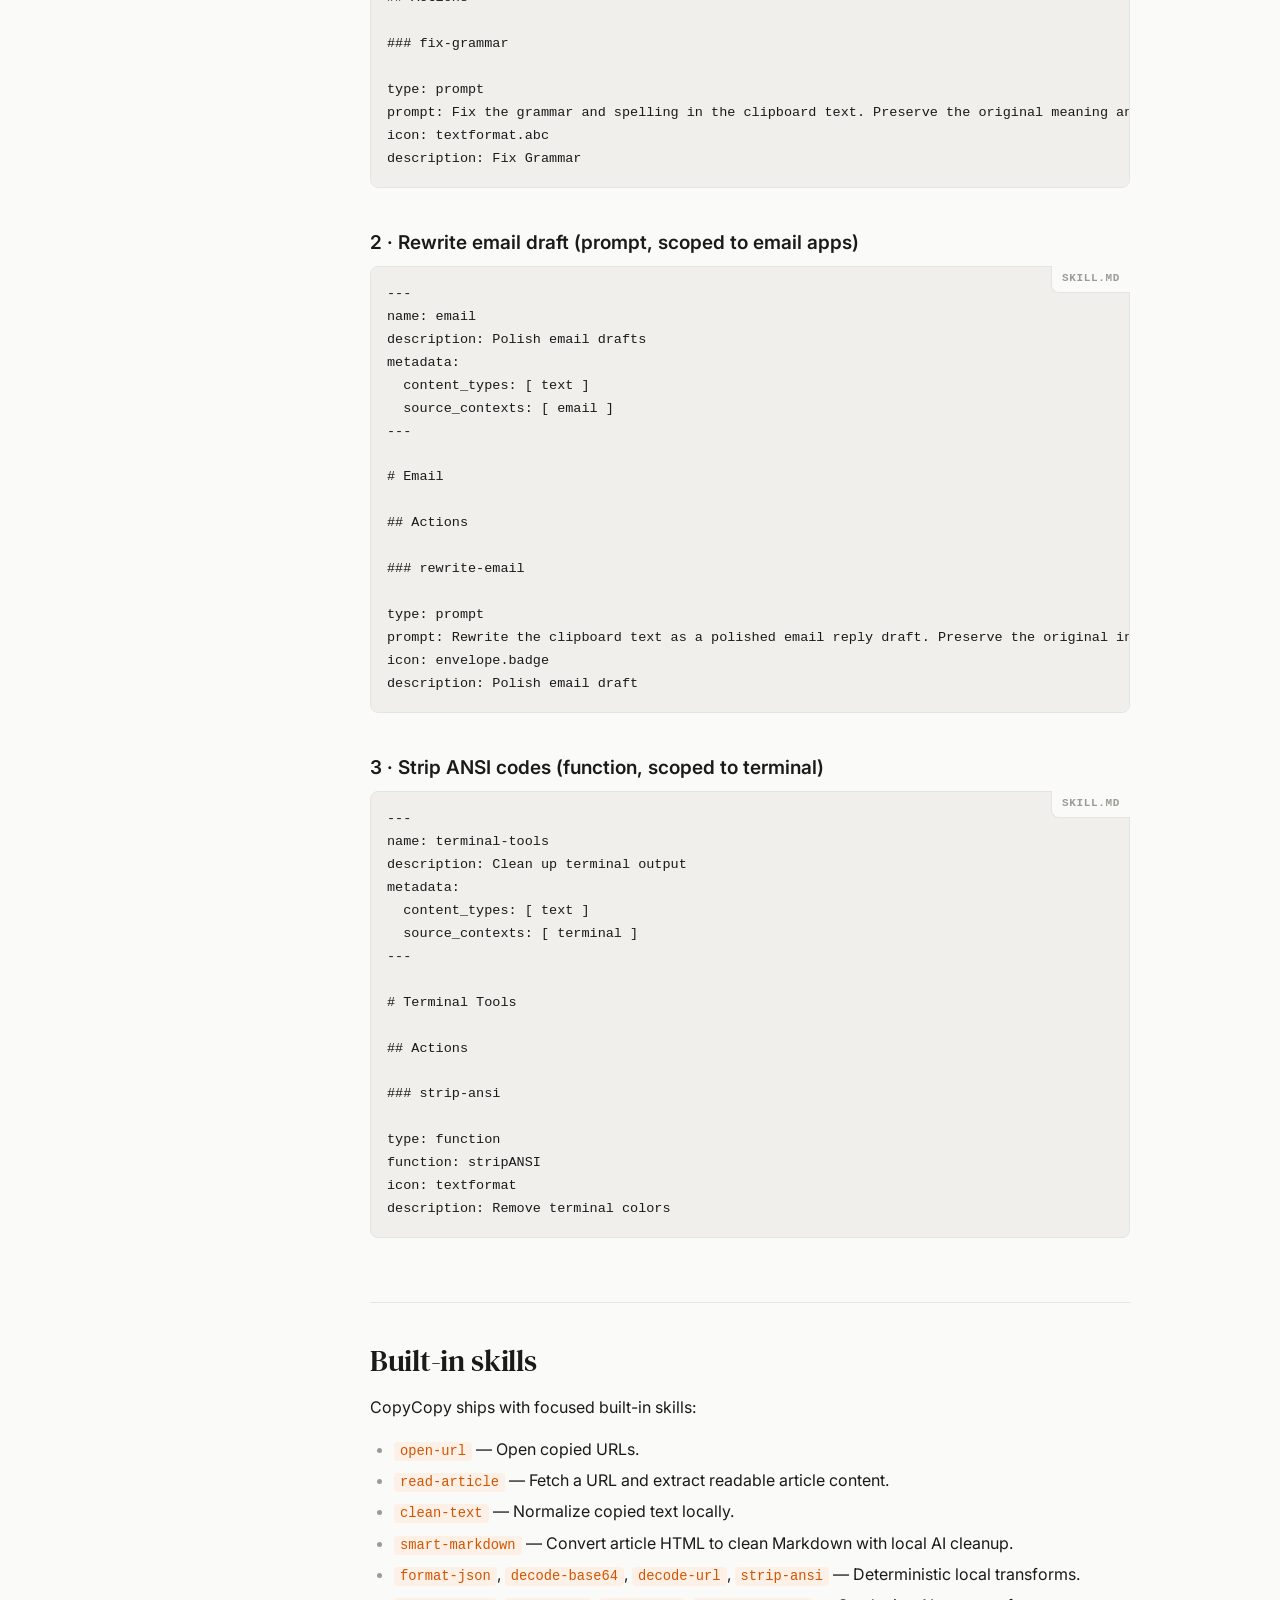
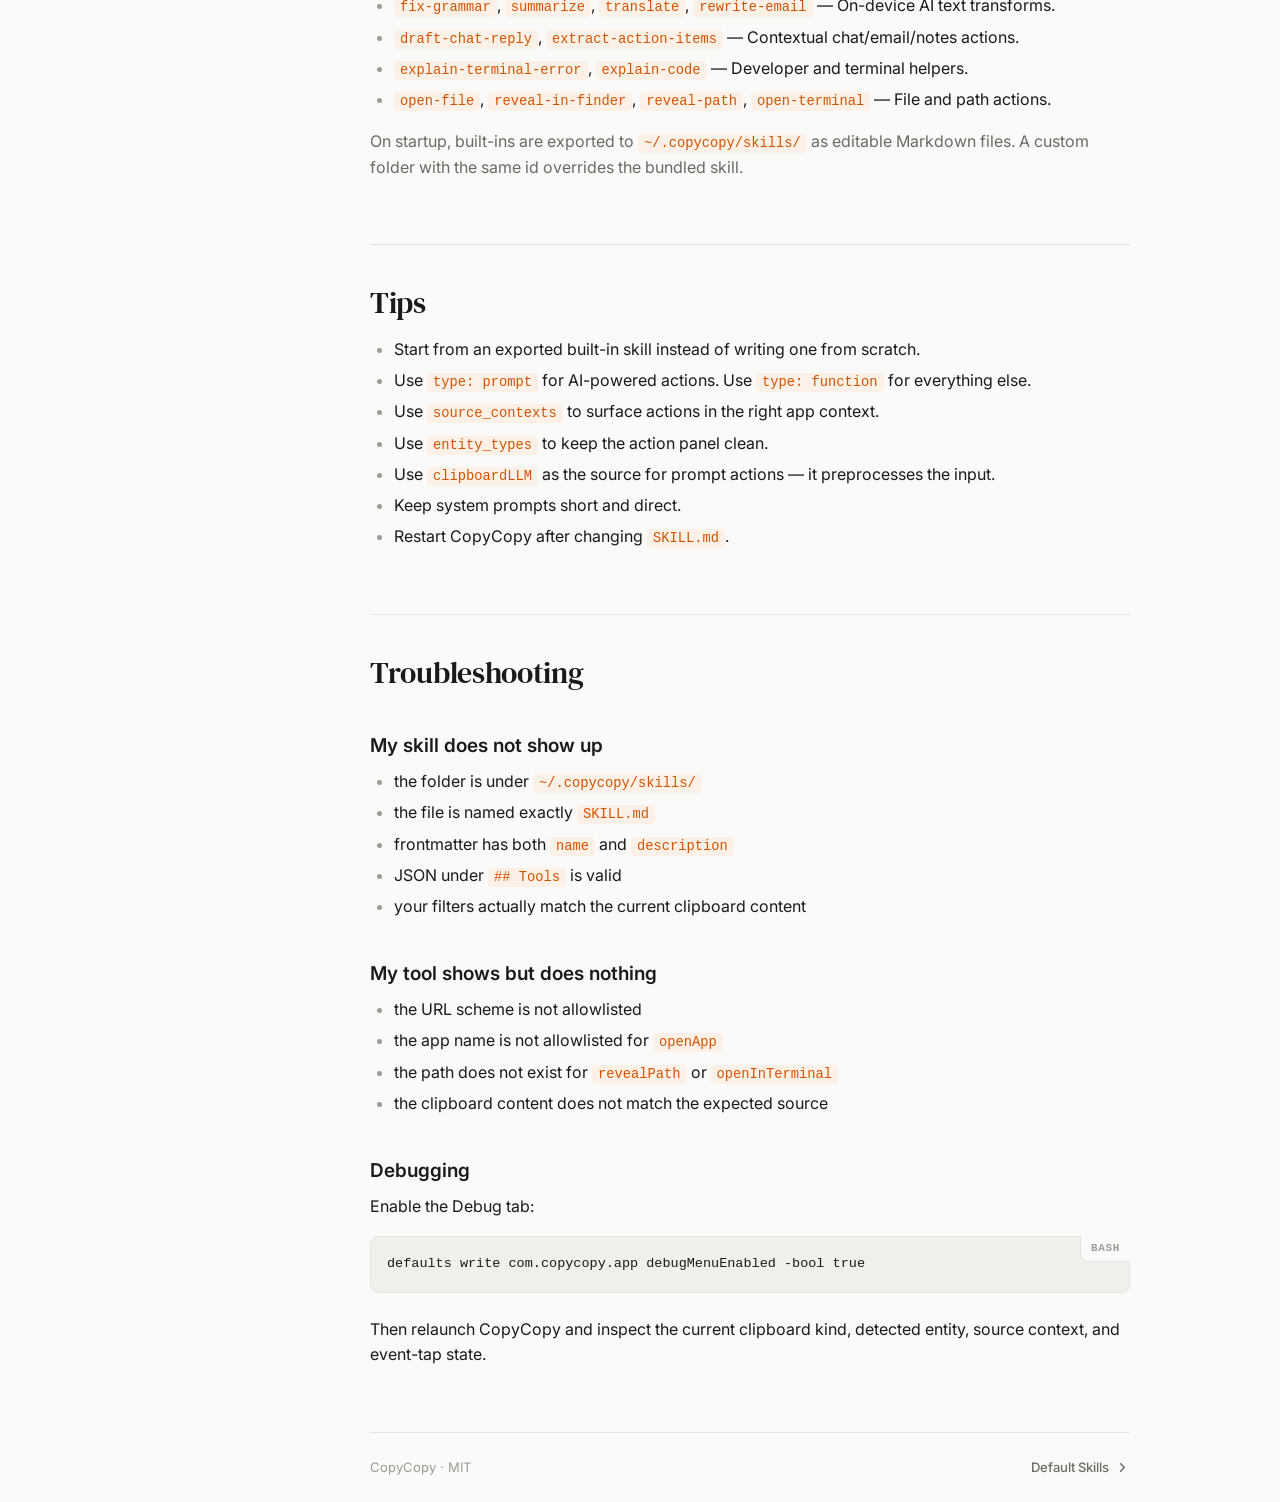
<file: docs/actions.html>
<!doctype html>
<html lang="en">
<head>
  <meta charset="utf-8" />
  <meta name="viewport" content="width=device-width, initial-scale=1" />
  <title>CopyCopy — Skill Format</title>
  <meta name="description" content="The SKILL.md reference for CopyCopy: frontmatter, filters, the structured Tools JSON schema, execute functions, and copy-paste examples." />
  <meta name="theme-color" content="#fafaf8" media="(prefers-color-scheme: light)" />
  <meta name="theme-color" content="#141413" media="(prefers-color-scheme: dark)" />
  <link rel="stylesheet" href="./site.css" />
  <link rel="stylesheet" href="./docs.css" />
</head>
<body>
  <nav class="nav">
    <div class="nav__inner">
      <a href="./index.html" class="nav__logo">CopyCopy</a>
      <div class="nav__links">
        <a class="nav__link nav__link--active" href="./actions.html">Skill Format</a>
        <a class="nav__link" href="./default-skills.html">Default Skills</a>
        <a class="nav__link" href="https://github.com/mpuig/copycopy">Source</a>
        <a class="nav__link" href="https://github.com/mpuig/copycopy/releases/latest">Releases</a>
      </div>
    </div>
  </nav>

  <div class="layout">
    <aside class="toc">
      <p class="toc__label">On this page</p>
      <ul class="toc__list">
        <li><a href="#overview">Overview</a></li>
        <li><a href="#quick-start">Quick start</a></li>
        <li><a href="#format">SKILL.md format</a></li>
        <li><a href="#minimal">Minimal example</a></li>
        <li><a href="#frontmatter">Frontmatter</a></li>
        <li><a href="#filters" class="toc--sub">Metadata filters</a></li>
        <li><a href="#content-types" class="toc--sub">Content types</a></li>
        <li><a href="#source-contexts" class="toc--sub">Source contexts</a></li>
        <li><a href="#entity-types" class="toc--sub">Entity types</a></li>
        <li><a href="#legacy">Legacy Actions format</a></li>
        <li><a href="#tools-json">Structured Tools JSON</a></li>
        <li><a href="#execute">execute functions</a></li>
        <li><a href="#reference">Function reference</a></li>
        <li><a href="#examples">Copy-paste examples</a></li>
        <li><a href="#built-in">Built-in skills</a></li>
        <li><a href="#tips">Tips</a></li>
        <li><a href="#troubleshooting">Troubleshooting</a></li>
      </ul>
    </aside>

    <main class="content">
    <article class="doc">
      <p class="doc__eyebrow">Documentation</p>
      <h1 id="overview">Skills</h1>
      <p class="doc__lead">CopyCopy understands what you copy and where you copied it from, then shows the right next action. Skills define the available actions — both the built-in ones and any you create yourself. For a visual walkthrough, see <a href="./default-skills.html">Default Skills</a>.</p>

      <p>When you double-press <code>⌘C</code>, CopyCopy:</p>
      <ol class="steps">
        <li data-step="1">Captures the clipboard content.</li>
        <li data-step="2">Detects the top-level content type locally: text, URL, image, files, rich text, or unknown.</li>
        <li data-step="3">Detects entities inside text locally: JSON, Base64, URL-encoded text, HTML, Markdown, code, file path, foreign language, and more.</li>
        <li data-step="4">Identifies the source app context: browser, email, chat, IDE, terminal, notes, or other.</li>
        <li data-step="5">Optionally asks the local LLM to add semantic labels for plain text, such as <code>emailDraft</code>, <code>slackDraft</code>, <code>shellCommand</code>, <code>logOutput</code>, or <code>sql</code>.</li>
        <li data-step="6">Loads skills whose filters match the content type, entities, and source context.</li>
        <li data-step="7">Ranks actions using source boosts, entity boosts, text length, and usage history.</li>
        <li data-step="8">Shows the best actions in the floating panel.</li>
      </ol>
      <p class="muted">After an action runs, CopyCopy creates a new context from the result, excludes redundant actions, shows immediate heuristic follow-ups, and optionally uses the local LLM plus memory to reorder follow-ups.</p>
      <div class="note"><span class="note__icon"><svg viewBox="0 0 24 24" fill="none" stroke="currentColor" stroke-width="1.8" stroke-linecap="round" stroke-linejoin="round"><circle cx="12" cy="12" r="9"/><path d="M12 8h.01M11 12h1v4h1"/></svg></span><div><p>Source context and entities strongly influence ranking: copying JSON surfaces <code>Format JSON</code>; copying a terminal error surfaces <code>Explain Error</code>; copying from chat surfaces <code>Draft Reply</code> or <code>Action Items</code>; copying article HTML surfaces <code>Smart Markdown</code>.</p></div></div>

      <h2 id="quick-start">Quick start</h2>
      <p>Create a folder under <code>~/.copycopy/skills/</code> and put a <code>SKILL.md</code> file inside it:</p>
      <div class="codeblock codeblock--tagged"><span class="codeblock__lang">bash</span><pre><code>mkdir -p ~/.copycopy/skills/my-skill
open ~/.copycopy/skills/my-skill</code></pre></div>
      <p>Then create:</p>
      <div class="codeblock"><pre><code>~/.copycopy/skills/my-skill/SKILL.md</code></pre></div>
      <p>Restart CopyCopy after editing a skill. If your folder name matches a built-in skill id such as <code>summarize</code> or <code>explain-code</code>, your file overrides the bundled one.</p>

      <h2 id="format">SKILL.md format</h2>
      <p>The recommended format is YAML frontmatter plus a body.</p>
      <ul>
        <li>If the body is <code>toolName(args)</code>, the skill runs a safe built-in function.</li>
        <li>Otherwise, the body is treated as an on-device LLM system prompt.</li>
      </ul>
      <p class="muted">If you are starting from scratch, copy one of the built-in exported skill files and modify it.</p>

      <h2 id="minimal">Minimal skill example</h2>
      <h3>LLM prompt skill</h3>
      <div class="codeblock codeblock--tagged"><span class="codeblock__lang">SKILL.md</span><pre><code>---
name: Fix Grammar
description: Fix grammar
icon: checkmark.bubble
content-types: text
text-source: clipboardChatCleaned
temperature: 0
source-boosts:
  email: 80
  notes: 80
---

Fix grammar, spelling, and punctuation.
Rules:
- Preserve meaning, tone, formatting, and language
- Do not rewrite correct sentences
- Output only the corrected text</code></pre></div>
      <h3>Function skill</h3>
      <div class="codeblock codeblock--tagged"><span class="codeblock__lang">SKILL.md</span><pre><code>---
name: Format JSON
description: Pretty-print JSON
icon: curlybraces
content-types: text
entity-types: json
---

formatJSON({clipboardTrimmed})</code></pre></div>

      <h2 id="frontmatter">Frontmatter</h2>
      <p>Every skill needs YAML frontmatter at the top.</p>
      <h4>Required</h4>
      <ul><li><code>name</code></li><li><code>description</code></li></ul>
      <h4>Optional</h4>
      <ul>
        <li><code>icon</code></li><li><code>content-types</code></li><li><code>entity-types</code></li>
        <li><code>source-contexts</code></li><li><code>text-source</code></li><li><code>minimum-chars</code></li>
        <li><code>maximum-chars</code></li><li><code>temperature</code></li><li><code>source-boosts</code></li>
      </ul>

      <h3 id="filters">Metadata filters</h3>
      <p>You can filter when a skill activates using <code>content-types</code>, <code>entity-types</code>, and <code>source-contexts</code>.</p>
      <div class="codeblock codeblock--tagged"><span class="codeblock__lang">yaml</span><pre><code>content-types: text
entity-types: json, base64
source-contexts: terminal</code></pre></div>
      <p>Legacy <code>metadata</code> keys are still accepted for backward compatibility:</p>
      <div class="codeblock codeblock--tagged"><span class="codeblock__lang">yaml</span><pre><code>metadata:
  content_types: [ text ]
  entity_types: [ json, base64 ]
  source_contexts: [ terminal ]</code></pre></div>

      <h3 id="content-types">Content types</h3>
      <ul><li><code>text</code></li><li><code>url</code></li><li><code>image</code></li><li><code>files</code></li></ul>
      <p class="muted">If you omit <code>content-types</code>, the skill can match any clipboard kind.</p>

      <h3 id="source-contexts">Source contexts</h3>
      <ul><li><code>browser</code></li><li><code>ide</code></li><li><code>terminal</code></li><li><code>email</code></li><li><code>chat</code></li><li><code>notes</code></li></ul>
      <p>Source context determines the app where you pressed <code>⌘C</code>. It influences ranking: actions scoped to the current source appear first, but all matching actions remain available. If you omit <code>source-contexts</code>, the skill can match any app source.</p>

      <h3 id="entity-types">Common entity types</h3>
      <ul>
        <li><code>json</code>, <code>base64</code>, <code>urlEncoded</code>, <code>html</code>, <code>markdown</code>, <code>codeSnippet</code></li>
        <li><code>email</code>, <code>phoneNumber</code>, <code>address</code>, <code>placeName</code>, <code>coordinates</code></li>
        <li><code>filePath</code>, <code>gitSha</code>, <code>ipAddress</code>, <code>currency</code></li>
        <li><code>foreignLanguage</code>, <code>emailDraft</code>, <code>slackDraft</code></li>
        <li><code>shellCommand</code>, <code>logOutput</code>, <code>sql</code></li>
      </ul>

      <h2 id="legacy">Legacy <code>## Actions</code> format</h2>
      <p>CopyCopy still supports the older readable <code>## Actions</code> format, but new skills should use the frontmatter+body format shown above. Each action starts with a <code>### action-id</code> block.</p>
      <h3>Prompt action</h3>
      <p>Use this for AI-powered actions — rewriting, summarization, translation, grammar fixes, and code explanation. These run on the on-device Gemma 4 E2B model. The result is copied to the clipboard automatically.</p>
      <div class="codeblock codeblock--tagged"><span class="codeblock__lang">SKILL.md</span><pre><code>### summarize

type: prompt
prompt: Summarize the clipboard text into 3-5 bullet points. Preserve the main point and the most important supporting details. Omit filler and repetition. Return only the summary.
icon: text.redaction
description: Summarize Content</code></pre></div>
      <p>You can scope prompt actions to a source context or an entity type:</p>
      <div class="codeblock codeblock--tagged"><span class="codeblock__lang">SKILL.md</span><pre><code>### explain-code

type: prompt
prompt: Explain what this code does in plain language. Be brief and focus on the purpose, not line-by-line detail.
icon: doc.text.magnifyingglass
description: Explain Code
entity_types: [codeSnippet]</code></pre></div>
      <h3>Function action</h3>
      <p>Use this for URL opening, built-in transforms, file actions, and similar non-prompt tools:</p>
      <div class="codeblock codeblock--tagged"><span class="codeblock__lang">SKILL.md</span><pre><code>### decode-base64

type: function
function: decodeBase64
icon: arrow.down.doc
description: Decode Base64
entity_types: [base64]</code></pre></div>
      <h4>Supported <code>function:</code> values</h4>
      <ul><li><code>openURL</code></li><li><code>copyToClipboard</code></li><li><code>revealInFinder</code></li><li><code>openFile</code></li><li><code>saveImage</code></li><li><code>saveTempFile</code></li><li><code>stripANSI</code></li><li><code>htmlToMarkdown</code></li><li><code>formatJSON</code></li><li><code>decodeBase64</code></li><li><code>decodeURL</code></li></ul>
      <h4>Template variables</h4>
      <p>The readable format supports these variables in <code>template:</code> fields:</p>
      <ul><li><code>{text}</code></li><li><code>{text:encoded}</code></li><li><code>{text:trimmed}</code></li><li><code>{path}</code></li><li><code>{charcount}</code></li><li><code>{linecount}</code></li></ul>

      <h2 id="tools-json">Structured <code>## Tools</code> JSON format</h2>
      <p>This format is stricter and maps directly to CopyCopy's internal tool schema.</p>
      <div class="codeblock codeblock--tagged"><span class="codeblock__lang">json</span><pre><code>[
  {
    "id": "pretty-json",
    "name": "Pretty Print JSON",
    "description": "Pretty Print JSON",
    "icon": "curlybraces",
    "execute": "formatJSON",
    "parameters": {
      "type": "object",
      "properties": {
        "json": {
          "type": "string",
          "description": "Clipboard JSON",
          "source": "clipboard"
        }
      },
      "required": ["json"]
    },
    "entityTypes": ["json"]
  }
]</code></pre></div>
      <h3>Tool fields</h3>
      <ul>
        <li><code>id</code>: stable identifier inside the skill</li>
        <li><code>name</code>: human-readable name</li>
        <li><code>description</code>: menu title shown to the user</li>
        <li><code>icon</code>: SF Symbol name</li>
        <li><code>execute</code>: built-in function name</li>
        <li><code>parameters</code>: JSON schema-like object definition</li>
        <li><code>entityTypes</code>: optional action-level entity filter</li>
        <li><code>sourceContexts</code>: optional action-level source-app filter</li>
      </ul>
      <h3>Supported parameter <code>source</code> values</h3>
      <ul>
        <li><code>literal</code> — uses the property's own <code>value</code></li>
        <li><code>clipboard</code> — raw clipboard text</li>
        <li><code>clipboardLLM</code> — preprocessed clipboard text for LLM input (HTML extraction, chrome stripping, sanitization). <strong>Use this for all prompt actions.</strong></li>
        <li><code>clipboardHTML</code> — raw clipboard HTML, falls back to plain text</li>
        <li><code>clipboardURL</code> — clipboard URL as a string</li>
        <li><code>clipboardTrimmed</code> — clipboard text with leading/trailing whitespace removed</li>
        <li><code>filePaths</code> — newline-joined file paths</li>
        <li><code>charCount</code> — character count as a string</li>
        <li><code>lineCount</code> — line count as a string</li>
      </ul>

      <h2 id="execute">Available <code>execute</code> functions</h2>
      <h3>URLs and apps</h3>
      <ul>
        <li><code>openURL</code> — Open a validated clipboard URL directly.</li>
        <li><code>openURLTemplate</code> — Build a URL from <code>baseURL</code>, <code>path</code>, query parameters, and <code>fragment</code>.</li>
        <li><code>openStaticURL</code> — Open a fixed URL from parameters.</li>
        <li><code>openApp</code> — Open an allowlisted app and optionally copy prepared text. Supported apps include ChatGPT, Claude, Cursor, Copilot, and Safari.</li>
      </ul>
      <h3>Files and clipboard</h3>
      <ul><li><code>openFile</code></li><li><code>revealInFinder</code></li><li><code>saveImage</code></li><li><code>saveTempFile</code></li><li><code>copyToClipboard</code></li></ul>
      <h3>Local transforms</h3>
      <ul>
        <li><code>formatJSON</code> — Validate and pretty-print JSON.</li>
        <li><code>decodeBase64</code> — Decode Base64 and copy the result.</li>
        <li><code>decodeURL</code> — Decode percent-encoded text and copy the result.</li>
        <li><code>stripANSI</code> — Remove ANSI escape codes and copy the result.</li>
        <li><code>htmlToMarkdown</code> — Convert clipboard HTML to Markdown using the content extraction pipeline.</li>
        <li><code>htmlToMarkdownLLM</code> — Convert clipboard HTML to Markdown, then clean it with the local model.</li>
      </ul>
      <h3>Path utilities</h3>
      <ul>
        <li><code>revealPath</code> — Resolve and validate a file path, then reveal it in Finder.</li>
        <li><code>openInTerminal</code> — Resolve and validate a file path, then open it in Terminal.</li>
      </ul>
      <h3>AI tools</h3>
      <ul><li><code>llmPrompt</code> — Run a prompt against the on-device Gemma 4 E2B model with separate system and user roles. The result is copied to the clipboard. Use <code>clipboardLLM</code> as the prompt source for code and <code>clipboardChatCleaned</code> for chat/email.</li></ul>

      <h2 id="reference">Function reference</h2>
      <h3><code>llmPrompt</code></h3>
      <p>The primary AI tool. Use this for summarization, translation, rewriting, grammar fixes, code explanation, and any other prompt-based transformation.</p>
      <div class="codeblock codeblock--tagged"><span class="codeblock__lang">json</span><pre><code>{
  "execute": "llmPrompt",
  "parameters": {
    "type": "object",
    "properties": {
      "systemPrompt": {
        "type": "string",
        "description": "Instruction for the model",
        "source": "literal",
        "value": "Fix the grammar and spelling in the clipboard text. Preserve the original meaning and tone. Return only the corrected text."
      },
      "prompt": {
        "type": "string",
        "description": "Clipboard text",
        "source": "clipboardLLM"
      }
    },
    "required": ["systemPrompt", "prompt"]
  }
}</code></pre></div>
      <h4>Tips for writing system prompts</h4>
      <ul>
        <li>Be direct: "Fix grammar" not "You are a grammar assistant who..."</li>
        <li>Specify what to return: "Return only the corrected text" prevents the model from adding commentary.</li>
        <li>Keep it short: the on-device model responds better to concise instructions.</li>
        <li>The input is truncated at ~3000 characters. For longer content, summarization works better than detailed rewriting.</li>
      </ul>
      <h3><code>openURLTemplate</code></h3>
      <p>Build a URL safely from <code>baseURL</code>, <code>path</code>, query parameters, and <code>fragment</code>.</p>
      <div class="codeblock codeblock--tagged"><span class="codeblock__lang">json</span><pre><code>{
  "execute": "openURLTemplate",
  "parameters": {
    "type": "object",
    "properties": {
      "baseURL": { "type": "string", "description": "Search URL", "source": "literal", "value": "https://duckduckgo.com/" },
      "q": { "type": "string", "description": "Search query", "source": "clipboard" }
    },
    "required": ["baseURL", "q"]
  }
}</code></pre></div>
      <h3><code>htmlToMarkdown</code></h3>
      <p>Convert clipboard HTML to Markdown. Uses the content extraction pipeline to strip navigation, ads, and boilerplate before converting.</p>
      <div class="codeblock codeblock--tagged"><span class="codeblock__lang">json</span><pre><code>{
  "execute": "htmlToMarkdown",
  "parameters": {
    "type": "object",
    "properties": {
      "html": { "type": "string", "description": "Clipboard HTML", "source": "clipboardHTML" }
    },
    "required": ["html"]
  }
}</code></pre></div>

      <h2 id="examples">Copy-paste examples</h2>
      <h3>1 · Fix grammar (prompt)</h3>
      <div class="codeblock codeblock--tagged"><span class="codeblock__lang">SKILL.md</span><pre><code>---
name: writing
description: Fix and improve copied text
metadata:
  content_types: [ text ]
---

# Writing

## Actions

### fix-grammar

type: prompt
prompt: Fix the grammar and spelling in the clipboard text. Preserve the original meaning and tone. Return only the corrected text.
icon: textformat.abc
description: Fix Grammar</code></pre></div>
      <h3>2 · Rewrite email draft (prompt, scoped to email apps)</h3>
      <div class="codeblock codeblock--tagged"><span class="codeblock__lang">SKILL.md</span><pre><code>---
name: email
description: Polish email drafts
metadata:
  content_types: [ text ]
  source_contexts: [ email ]
---

# Email

## Actions

### rewrite-email

type: prompt
prompt: Rewrite the clipboard text as a polished email reply draft. Preserve the original intent and key facts. Improve clarity, tone, and grammar. Return only the rewritten email body.
icon: envelope.badge
description: Polish email draft</code></pre></div>
      <h3>3 · Strip ANSI codes (function, scoped to terminal)</h3>
      <div class="codeblock codeblock--tagged"><span class="codeblock__lang">SKILL.md</span><pre><code>---
name: terminal-tools
description: Clean up terminal output
metadata:
  content_types: [ text ]
  source_contexts: [ terminal ]
---

# Terminal Tools

## Actions

### strip-ansi

type: function
function: stripANSI
icon: textformat
description: Remove terminal colors</code></pre></div>

      <h2 id="built-in">Built-in skills</h2>
      <p>CopyCopy ships with focused built-in skills:</p>
      <ul>
        <li><code>open-url</code> — Open copied URLs.</li>
        <li><code>read-article</code> — Fetch a URL and extract readable article content.</li>
        <li><code>clean-text</code> — Normalize copied text locally.</li>
        <li><code>smart-markdown</code> — Convert article HTML to clean Markdown with local AI cleanup.</li>
        <li><code>format-json</code>, <code>decode-base64</code>, <code>decode-url</code>, <code>strip-ansi</code> — Deterministic local transforms.</li>
        <li><code>fix-grammar</code>, <code>summarize</code>, <code>translate</code>, <code>rewrite-email</code> — On-device AI text transforms.</li>
        <li><code>draft-chat-reply</code>, <code>extract-action-items</code> — Contextual chat/email/notes actions.</li>
        <li><code>explain-terminal-error</code>, <code>explain-code</code> — Developer and terminal helpers.</li>
        <li><code>open-file</code>, <code>reveal-in-finder</code>, <code>reveal-path</code>, <code>open-terminal</code> — File and path actions.</li>
      </ul>
      <p class="muted">On startup, built-ins are exported to <code>~/.copycopy/skills/</code> as editable Markdown files. A custom folder with the same id overrides the bundled skill.</p>

      <h2 id="tips">Tips</h2>
      <ul>
        <li>Start from an exported built-in skill instead of writing one from scratch.</li>
        <li>Use <code>type: prompt</code> for AI-powered actions. Use <code>type: function</code> for everything else.</li>
        <li>Use <code>source_contexts</code> to surface actions in the right app context.</li>
        <li>Use <code>entity_types</code> to keep the action panel clean.</li>
        <li>Use <code>clipboardLLM</code> as the source for prompt actions — it preprocesses the input.</li>
        <li>Keep system prompts short and direct.</li>
        <li>Restart CopyCopy after changing <code>SKILL.md</code>.</li>
      </ul>

      <h2 id="troubleshooting">Troubleshooting</h2>
      <h3>My skill does not show up</h3>
      <ul>
        <li>the folder is under <code>~/.copycopy/skills/</code></li>
        <li>the file is named exactly <code>SKILL.md</code></li>
        <li>frontmatter has both <code>name</code> and <code>description</code></li>
        <li>JSON under <code>## Tools</code> is valid</li>
        <li>your filters actually match the current clipboard content</li>
      </ul>
      <h3>My tool shows but does nothing</h3>
      <ul>
        <li>the URL scheme is not allowlisted</li>
        <li>the app name is not allowlisted for <code>openApp</code></li>
        <li>the path does not exist for <code>revealPath</code> or <code>openInTerminal</code></li>
        <li>the clipboard content does not match the expected source</li>
      </ul>
      <h3>Debugging</h3>
      <p>Enable the Debug tab:</p>
      <div class="codeblock codeblock--tagged"><span class="codeblock__lang">bash</span><pre><code>defaults write com.copycopy.app debugMenuEnabled -bool true</code></pre></div>
      <p>Then relaunch CopyCopy and inspect the current clipboard kind, detected entity, source context, and event-tap state.</p>

      <div class="doc-footer">
        <span>CopyCopy · MIT</span>
        <div class="pager"><a href="./default-skills.html">Default Skills <svg viewBox="0 0 16 16" fill="none" stroke="currentColor" stroke-width="1.6" stroke-linecap="round" stroke-linejoin="round"><path d="M6 4l4 4-4 4"/></svg></a></div>
      </div>
    </article>
    </main>
  </div>

  <script src="./docs.js"></script>
</body>
</html>
</file>
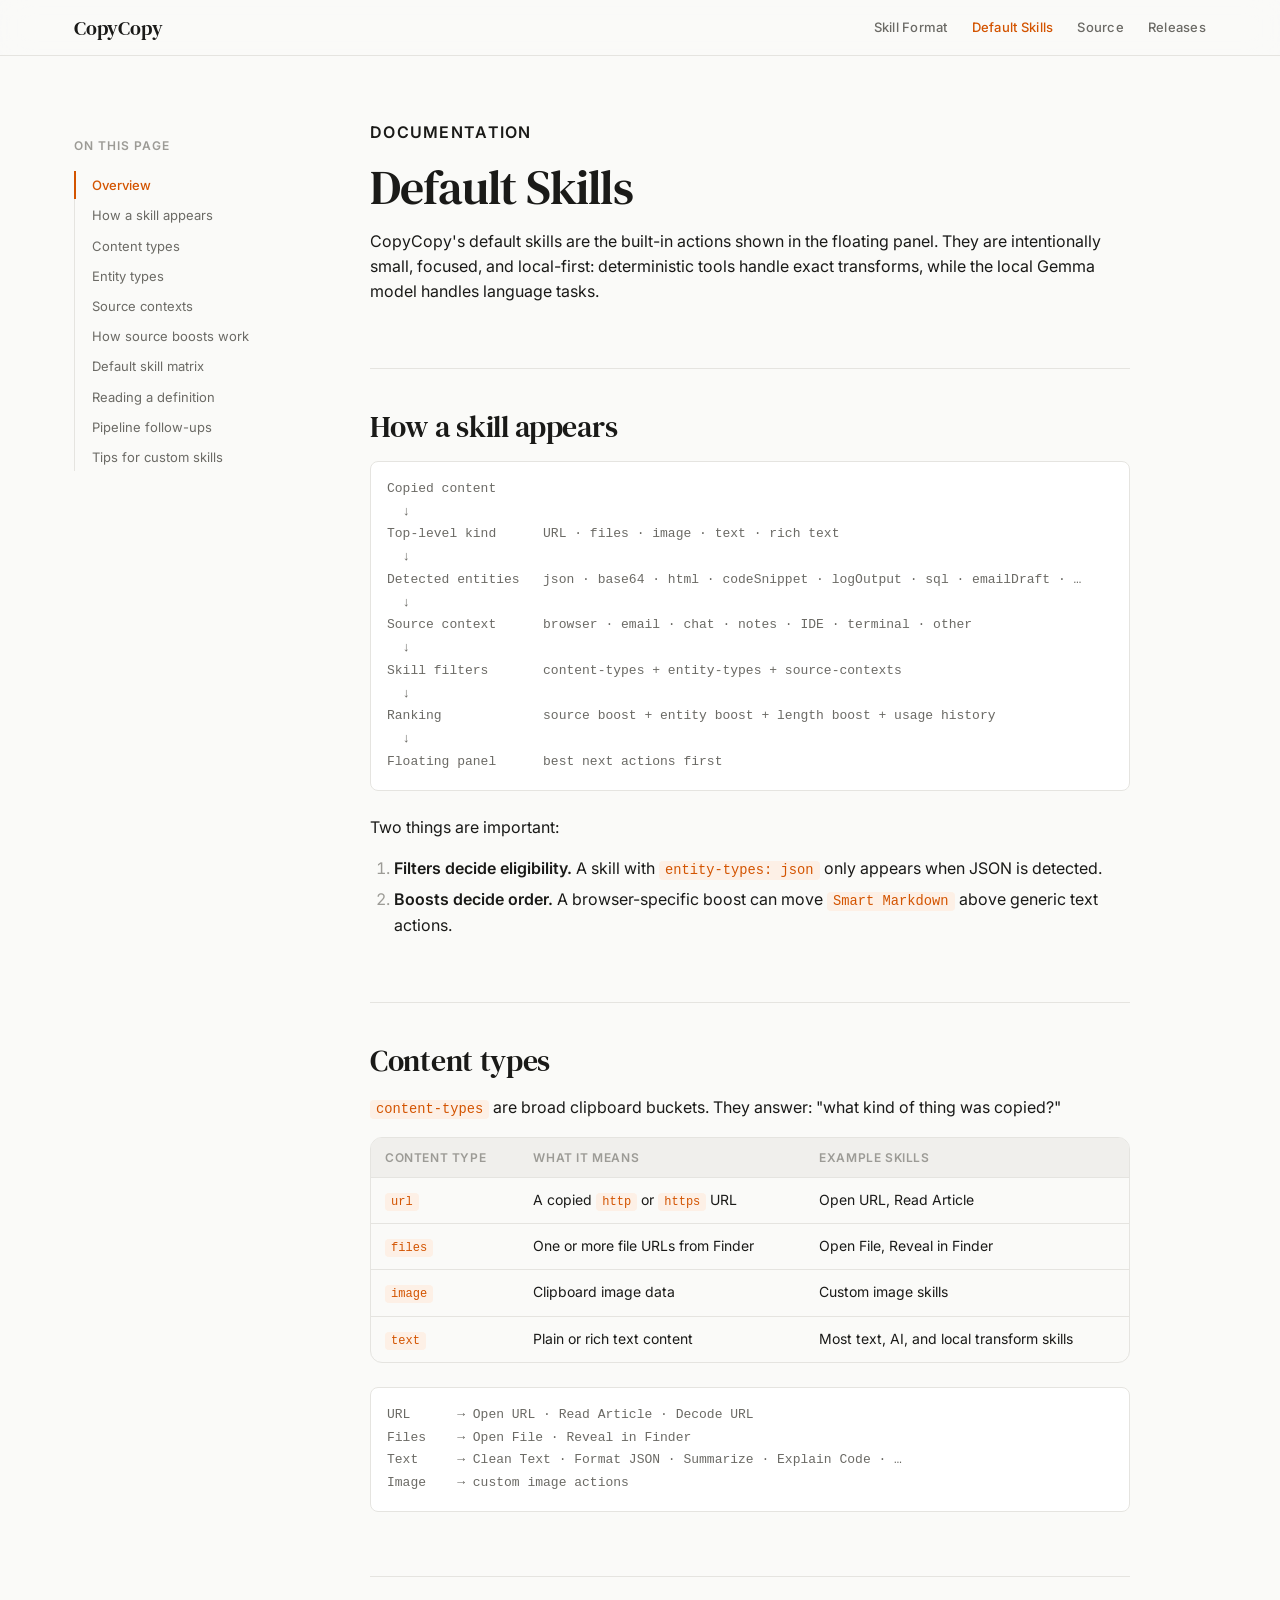
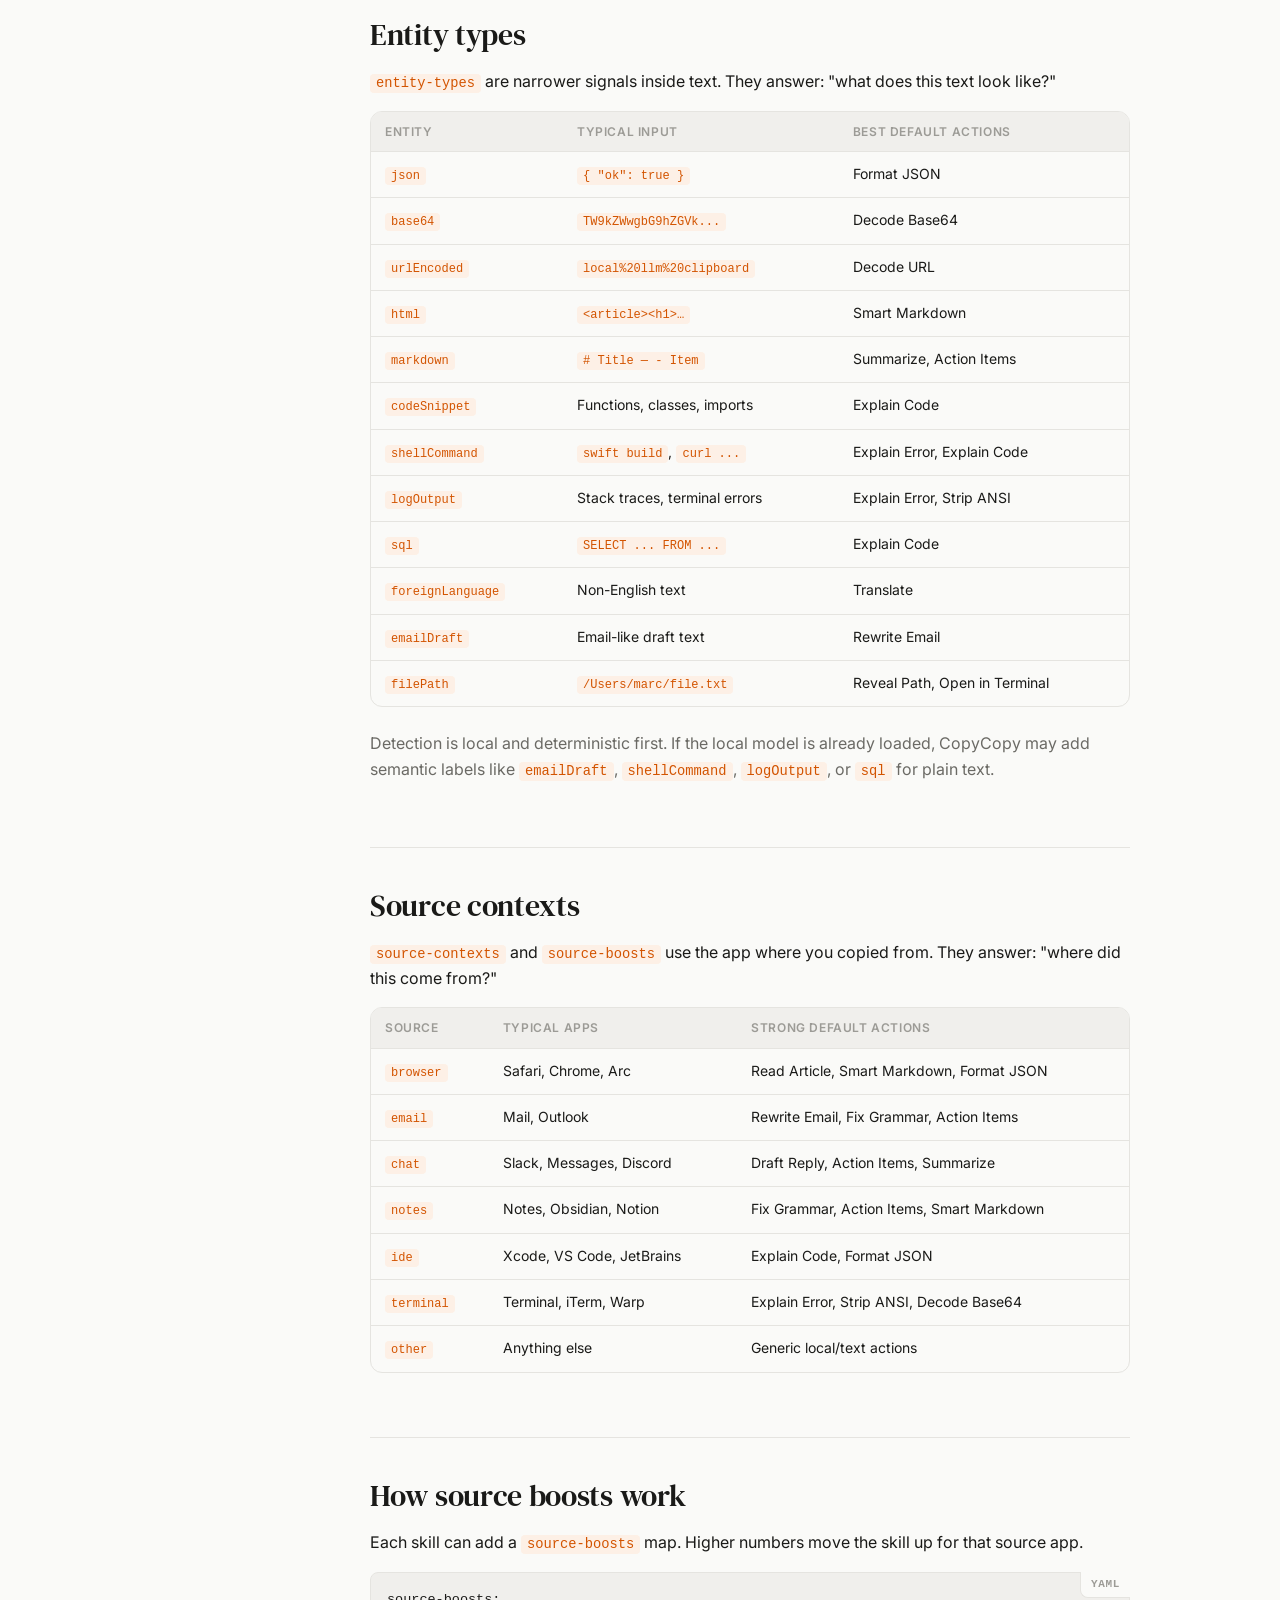
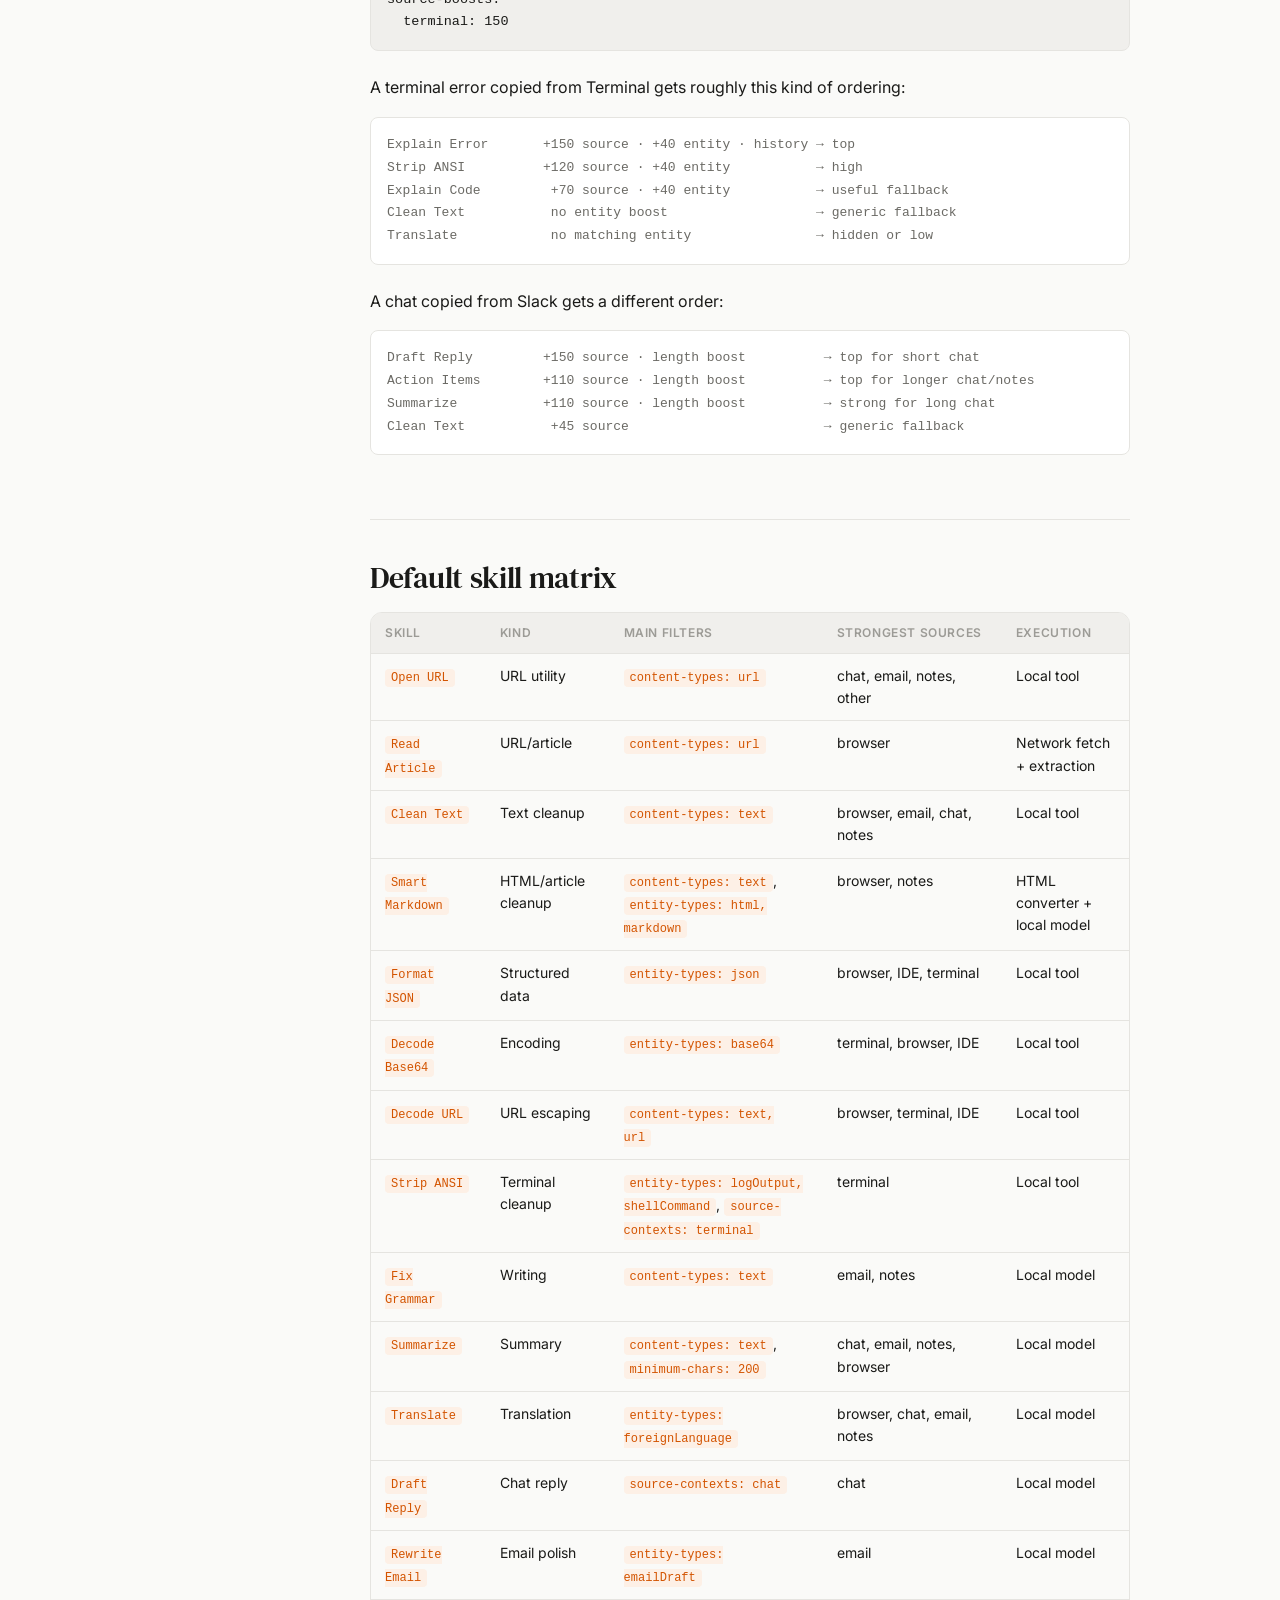
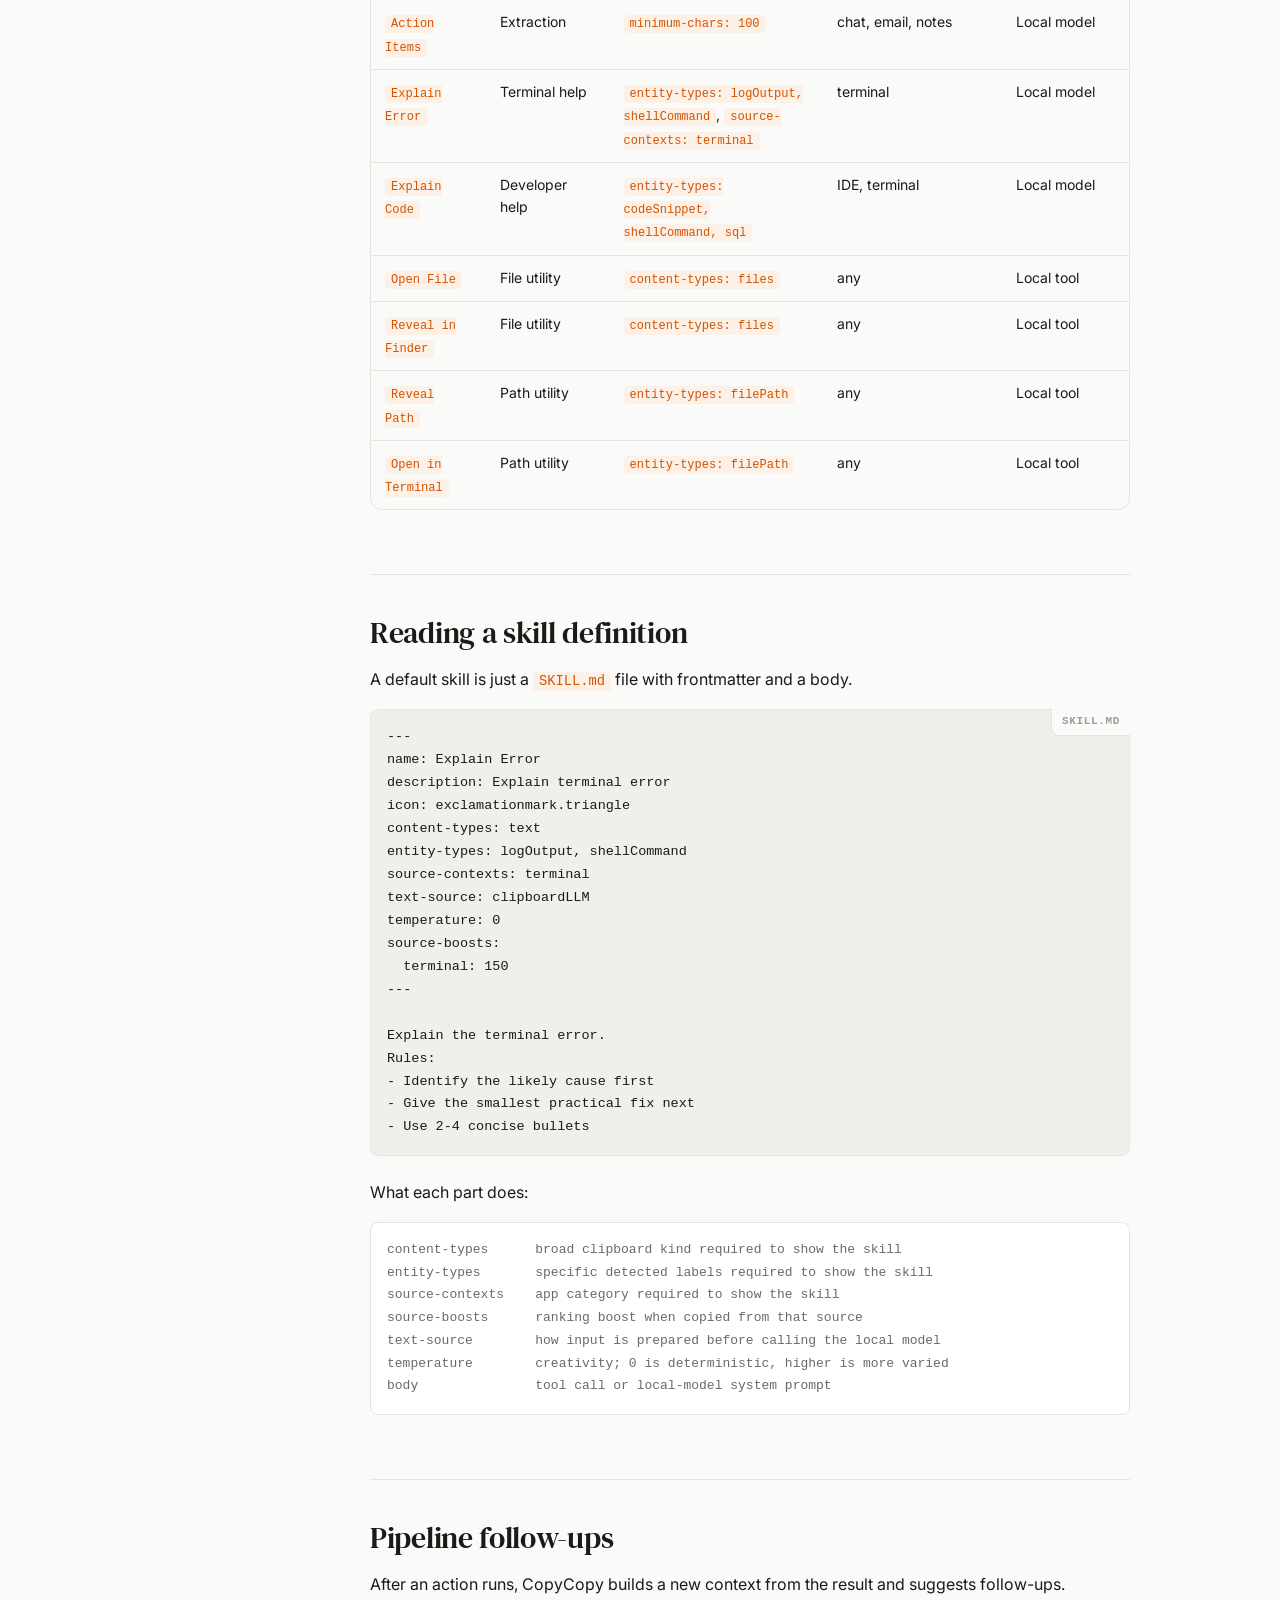
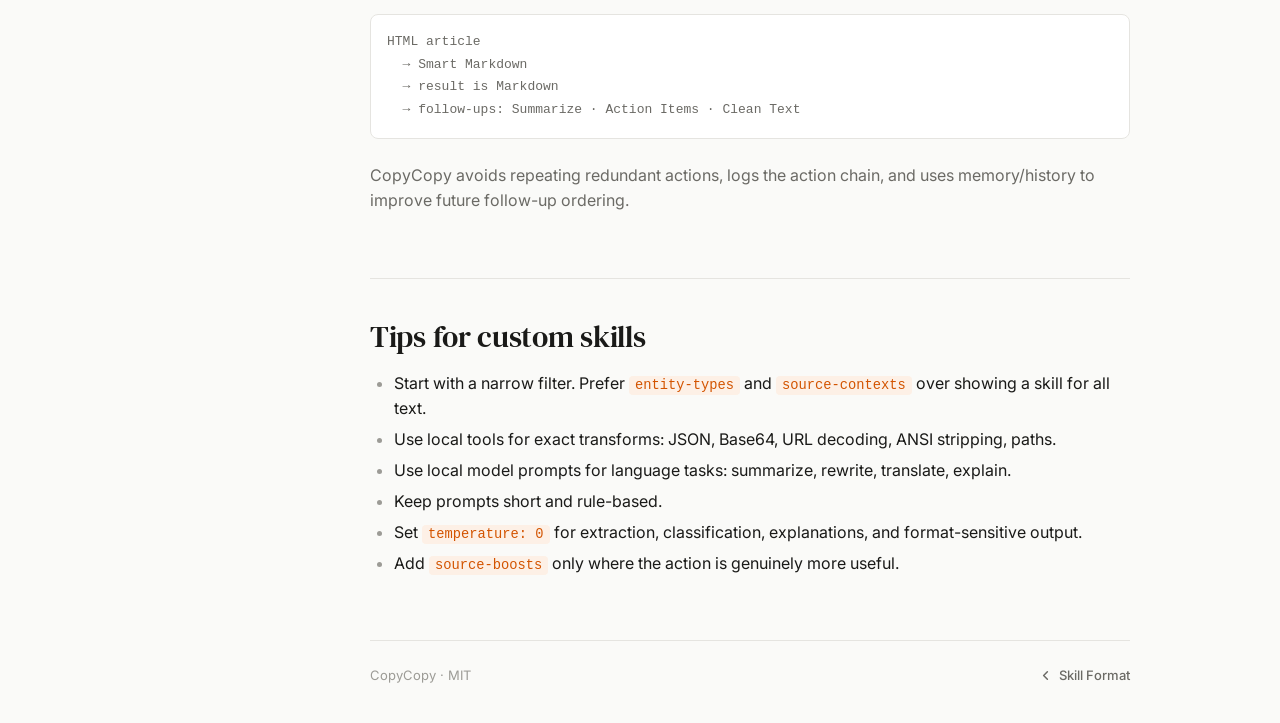
<file: docs/default-skills.html>
<!doctype html>
<html lang="en">
<head>
  <meta charset="utf-8" />
  <meta name="viewport" content="width=device-width, initial-scale=1" />
  <title>CopyCopy — Default Skills</title>
  <meta name="description" content="CopyCopy's built-in skills: how clipboard content, entities, and source apps decide which actions appear in the floating panel." />
  <meta name="theme-color" content="#fafaf8" media="(prefers-color-scheme: light)" />
  <meta name="theme-color" content="#141413" media="(prefers-color-scheme: dark)" />
  <link rel="stylesheet" href="./site.css" />
  <link rel="stylesheet" href="./docs.css" />
</head>
<body>
  <nav class="nav">
    <div class="nav__inner">
      <a href="./index.html" class="nav__logo">CopyCopy</a>
      <div class="nav__links">
        <a class="nav__link" href="./actions.html">Skill Format</a>
        <a class="nav__link nav__link--active" href="./default-skills.html">Default Skills</a>
        <a class="nav__link" href="https://github.com/mpuig/copycopy">Source</a>
        <a class="nav__link" href="https://github.com/mpuig/copycopy/releases/latest">Releases</a>
      </div>
    </div>
  </nav>

  <div class="layout">
    <aside class="toc">
      <p class="toc__label">On this page</p>
      <ul class="toc__list">
        <li><a href="#overview">Overview</a></li>
        <li><a href="#appears">How a skill appears</a></li>
        <li><a href="#content-types">Content types</a></li>
        <li><a href="#entity-types">Entity types</a></li>
        <li><a href="#source-contexts">Source contexts</a></li>
        <li><a href="#boosts">How source boosts work</a></li>
        <li><a href="#matrix">Default skill matrix</a></li>
        <li><a href="#reading">Reading a definition</a></li>
        <li><a href="#follow-ups">Pipeline follow-ups</a></li>
        <li><a href="#custom">Tips for custom skills</a></li>
      </ul>
    </aside>

    <main class="content">
    <article class="doc">
      <p class="doc__eyebrow">Documentation</p>
      <h1 id="overview">Default Skills</h1>
      <p class="doc__lead">CopyCopy's default skills are the built-in actions shown in the floating panel. They are intentionally small, focused, and local-first: deterministic tools handle exact transforms, while the local Gemma model handles language tasks.</p>

      <h2 id="appears">How a skill appears</h2>
      <div class="codeblock flow"><pre><code>Copied content
  ↓
Top-level kind      URL · files · image · text · rich text
  ↓
Detected entities   json · base64 · html · codeSnippet · logOutput · sql · emailDraft · …
  ↓
Source context      browser · email · chat · notes · IDE · terminal · other
  ↓
Skill filters       content-types + entity-types + source-contexts
  ↓
Ranking             source boost + entity boost + length boost + usage history
  ↓
Floating panel      best next actions first</code></pre></div>
      <p>Two things are important:</p>
      <ol>
        <li><strong>Filters decide eligibility.</strong> A skill with <code>entity-types: json</code> only appears when JSON is detected.</li>
        <li><strong>Boosts decide order.</strong> A browser-specific boost can move <code>Smart Markdown</code> above generic text actions.</li>
      </ol>

      <h2 id="content-types">Content types</h2>
      <p><code>content-types</code> are broad clipboard buckets. They answer: "what kind of thing was copied?"</p>
      <div class="table-wrap"><table>
        <thead><tr><th>Content type</th><th>What it means</th><th>Example skills</th></tr></thead>
        <tbody>
          <tr><td><code>url</code></td><td>A copied <code>http</code> or <code>https</code> URL</td><td>Open URL, Read Article</td></tr>
          <tr><td><code>files</code></td><td>One or more file URLs from Finder</td><td>Open File, Reveal in Finder</td></tr>
          <tr><td><code>image</code></td><td>Clipboard image data</td><td>Custom image skills</td></tr>
          <tr><td><code>text</code></td><td>Plain or rich text content</td><td>Most text, AI, and local transform skills</td></tr>
        </tbody>
      </table></div>
      <div class="codeblock flow"><pre><code>URL      → Open URL · Read Article · Decode URL
Files    → Open File · Reveal in Finder
Text     → Clean Text · Format JSON · Summarize · Explain Code · …
Image    → custom image actions</code></pre></div>

      <h2 id="entity-types">Entity types</h2>
      <p><code>entity-types</code> are narrower signals inside text. They answer: "what does this text look like?"</p>
      <div class="table-wrap"><table>
        <thead><tr><th>Entity</th><th>Typical input</th><th>Best default actions</th></tr></thead>
        <tbody>
          <tr><td><code>json</code></td><td><code>{ "ok": true }</code></td><td>Format JSON</td></tr>
          <tr><td><code>base64</code></td><td><code>TW9kZWwgbG9hZGVk...</code></td><td>Decode Base64</td></tr>
          <tr><td><code>urlEncoded</code></td><td><code>local%20llm%20clipboard</code></td><td>Decode URL</td></tr>
          <tr><td><code>html</code></td><td><code>&lt;article&gt;&lt;h1&gt;…</code></td><td>Smart Markdown</td></tr>
          <tr><td><code>markdown</code></td><td><code># Title — - Item</code></td><td>Summarize, Action Items</td></tr>
          <tr><td><code>codeSnippet</code></td><td>Functions, classes, imports</td><td>Explain Code</td></tr>
          <tr><td><code>shellCommand</code></td><td><code>swift build</code>, <code>curl ...</code></td><td>Explain Error, Explain Code</td></tr>
          <tr><td><code>logOutput</code></td><td>Stack traces, terminal errors</td><td>Explain Error, Strip ANSI</td></tr>
          <tr><td><code>sql</code></td><td><code>SELECT ... FROM ...</code></td><td>Explain Code</td></tr>
          <tr><td><code>foreignLanguage</code></td><td>Non-English text</td><td>Translate</td></tr>
          <tr><td><code>emailDraft</code></td><td>Email-like draft text</td><td>Rewrite Email</td></tr>
          <tr><td><code>filePath</code></td><td><code>/Users/marc/file.txt</code></td><td>Reveal Path, Open in Terminal</td></tr>
        </tbody>
      </table></div>
      <p class="muted">Detection is local and deterministic first. If the local model is already loaded, CopyCopy may add semantic labels like <code>emailDraft</code>, <code>shellCommand</code>, <code>logOutput</code>, or <code>sql</code> for plain text.</p>

      <h2 id="source-contexts">Source contexts</h2>
      <p><code>source-contexts</code> and <code>source-boosts</code> use the app where you copied from. They answer: "where did this come from?"</p>
      <div class="table-wrap"><table>
        <thead><tr><th>Source</th><th>Typical apps</th><th>Strong default actions</th></tr></thead>
        <tbody>
          <tr><td><code>browser</code></td><td>Safari, Chrome, Arc</td><td>Read Article, Smart Markdown, Format JSON</td></tr>
          <tr><td><code>email</code></td><td>Mail, Outlook</td><td>Rewrite Email, Fix Grammar, Action Items</td></tr>
          <tr><td><code>chat</code></td><td>Slack, Messages, Discord</td><td>Draft Reply, Action Items, Summarize</td></tr>
          <tr><td><code>notes</code></td><td>Notes, Obsidian, Notion</td><td>Fix Grammar, Action Items, Smart Markdown</td></tr>
          <tr><td><code>ide</code></td><td>Xcode, VS Code, JetBrains</td><td>Explain Code, Format JSON</td></tr>
          <tr><td><code>terminal</code></td><td>Terminal, iTerm, Warp</td><td>Explain Error, Strip ANSI, Decode Base64</td></tr>
          <tr><td><code>other</code></td><td>Anything else</td><td>Generic local/text actions</td></tr>
        </tbody>
      </table></div>

      <h2 id="boosts">How source boosts work</h2>
      <p>Each skill can add a <code>source-boosts</code> map. Higher numbers move the skill up for that source app.</p>
      <div class="codeblock codeblock--tagged"><span class="codeblock__lang">yaml</span><pre><code>source-boosts:
  terminal: 150</code></pre></div>
      <p>A terminal error copied from Terminal gets roughly this kind of ordering:</p>
      <div class="codeblock flow"><pre><code>Explain Error       +150 source · +40 entity · history → top
Strip ANSI          +120 source · +40 entity           → high
Explain Code         +70 source · +40 entity           → useful fallback
Clean Text           no entity boost                   → generic fallback
Translate            no matching entity                → hidden or low</code></pre></div>
      <p>A chat copied from Slack gets a different order:</p>
      <div class="codeblock flow"><pre><code>Draft Reply         +150 source · length boost          → top for short chat
Action Items        +110 source · length boost          → top for longer chat/notes
Summarize           +110 source · length boost          → strong for long chat
Clean Text           +45 source                         → generic fallback</code></pre></div>

      <h2 id="matrix">Default skill matrix</h2>
      <div class="table-wrap"><table>
        <thead><tr><th>Skill</th><th>Kind</th><th>Main filters</th><th>Strongest sources</th><th>Execution</th></tr></thead>
        <tbody>
          <tr><td><code>Open URL</code></td><td>URL utility</td><td><code>content-types: url</code></td><td>chat, email, notes, other</td><td>Local tool</td></tr>
          <tr><td><code>Read Article</code></td><td>URL/article</td><td><code>content-types: url</code></td><td>browser</td><td>Network fetch + extraction</td></tr>
          <tr><td><code>Clean Text</code></td><td>Text cleanup</td><td><code>content-types: text</code></td><td>browser, email, chat, notes</td><td>Local tool</td></tr>
          <tr><td><code>Smart Markdown</code></td><td>HTML/article cleanup</td><td><code>content-types: text</code>, <code>entity-types: html, markdown</code></td><td>browser, notes</td><td>HTML converter + local model</td></tr>
          <tr><td><code>Format JSON</code></td><td>Structured data</td><td><code>entity-types: json</code></td><td>browser, IDE, terminal</td><td>Local tool</td></tr>
          <tr><td><code>Decode Base64</code></td><td>Encoding</td><td><code>entity-types: base64</code></td><td>terminal, browser, IDE</td><td>Local tool</td></tr>
          <tr><td><code>Decode URL</code></td><td>URL escaping</td><td><code>content-types: text, url</code></td><td>browser, terminal, IDE</td><td>Local tool</td></tr>
          <tr><td><code>Strip ANSI</code></td><td>Terminal cleanup</td><td><code>entity-types: logOutput, shellCommand</code>, <code>source-contexts: terminal</code></td><td>terminal</td><td>Local tool</td></tr>
          <tr><td><code>Fix Grammar</code></td><td>Writing</td><td><code>content-types: text</code></td><td>email, notes</td><td>Local model</td></tr>
          <tr><td><code>Summarize</code></td><td>Summary</td><td><code>content-types: text</code>, <code>minimum-chars: 200</code></td><td>chat, email, notes, browser</td><td>Local model</td></tr>
          <tr><td><code>Translate</code></td><td>Translation</td><td><code>entity-types: foreignLanguage</code></td><td>browser, chat, email, notes</td><td>Local model</td></tr>
          <tr><td><code>Draft Reply</code></td><td>Chat reply</td><td><code>source-contexts: chat</code></td><td>chat</td><td>Local model</td></tr>
          <tr><td><code>Rewrite Email</code></td><td>Email polish</td><td><code>entity-types: emailDraft</code></td><td>email</td><td>Local model</td></tr>
          <tr><td><code>Action Items</code></td><td>Extraction</td><td><code>minimum-chars: 100</code></td><td>chat, email, notes</td><td>Local model</td></tr>
          <tr><td><code>Explain Error</code></td><td>Terminal help</td><td><code>entity-types: logOutput, shellCommand</code>, <code>source-contexts: terminal</code></td><td>terminal</td><td>Local model</td></tr>
          <tr><td><code>Explain Code</code></td><td>Developer help</td><td><code>entity-types: codeSnippet, shellCommand, sql</code></td><td>IDE, terminal</td><td>Local model</td></tr>
          <tr><td><code>Open File</code></td><td>File utility</td><td><code>content-types: files</code></td><td>any</td><td>Local tool</td></tr>
          <tr><td><code>Reveal in Finder</code></td><td>File utility</td><td><code>content-types: files</code></td><td>any</td><td>Local tool</td></tr>
          <tr><td><code>Reveal Path</code></td><td>Path utility</td><td><code>entity-types: filePath</code></td><td>any</td><td>Local tool</td></tr>
          <tr><td><code>Open in Terminal</code></td><td>Path utility</td><td><code>entity-types: filePath</code></td><td>any</td><td>Local tool</td></tr>
        </tbody>
      </table></div>

      <h2 id="reading">Reading a skill definition</h2>
      <p>A default skill is just a <code>SKILL.md</code> file with frontmatter and a body.</p>
      <div class="codeblock codeblock--tagged"><span class="codeblock__lang">SKILL.md</span><pre><code>---
name: Explain Error
description: Explain terminal error
icon: exclamationmark.triangle
content-types: text
entity-types: logOutput, shellCommand
source-contexts: terminal
text-source: clipboardLLM
temperature: 0
source-boosts:
  terminal: 150
---

Explain the terminal error.
Rules:
- Identify the likely cause first
- Give the smallest practical fix next
- Use 2-4 concise bullets</code></pre></div>
      <p>What each part does:</p>
      <div class="codeblock flow"><pre><code>content-types      broad clipboard kind required to show the skill
entity-types       specific detected labels required to show the skill
source-contexts    app category required to show the skill
source-boosts      ranking boost when copied from that source
text-source        how input is prepared before calling the local model
temperature        creativity; 0 is deterministic, higher is more varied
body               tool call or local-model system prompt</code></pre></div>

      <h2 id="follow-ups">Pipeline follow-ups</h2>
      <p>After an action runs, CopyCopy builds a new context from the result and suggests follow-ups.</p>
      <div class="codeblock flow"><pre><code>HTML article
  → Smart Markdown
  → result is Markdown
  → follow-ups: Summarize · Action Items · Clean Text</code></pre></div>
      <p class="muted">CopyCopy avoids repeating redundant actions, logs the action chain, and uses memory/history to improve future follow-up ordering.</p>

      <h2 id="custom">Tips for custom skills</h2>
      <ul>
        <li>Start with a narrow filter. Prefer <code>entity-types</code> and <code>source-contexts</code> over showing a skill for all text.</li>
        <li>Use local tools for exact transforms: JSON, Base64, URL decoding, ANSI stripping, paths.</li>
        <li>Use local model prompts for language tasks: summarize, rewrite, translate, explain.</li>
        <li>Keep prompts short and rule-based.</li>
        <li>Set <code>temperature: 0</code> for extraction, classification, explanations, and format-sensitive output.</li>
        <li>Add <code>source-boosts</code> only where the action is genuinely more useful.</li>
      </ul>

      <div class="doc-footer">
        <span>CopyCopy · MIT</span>
        <div class="pager"><a href="./actions.html"><svg viewBox="0 0 16 16" fill="none" stroke="currentColor" stroke-width="1.6" stroke-linecap="round" stroke-linejoin="round"><path d="M10 4L6 8l4 4"/></svg> Skill Format</a></div>
      </div>
    </article>
    </main>
  </div>

  <script src="./docs.js"></script>
</body>
</html>
</file>
<file: docs/site.css>
@import url('https://fonts.googleapis.com/css2?family=Inter:ital,opsz,wght@0,14..32,400;0,14..32,500;0,14..32,600;0,14..32,700;1,14..32,400&family=DM+Serif+Text:ital@0;1&display=swap');

:root {
  --bg: #fafaf8;
  --bg-raised: #fff;
  --bg-sunken: #f0efec;
  --text: #1a1a18;
  --text-secondary: #6b6a65;
  --text-tertiary: #9c9b96;
  --accent: #d35400;
  --accent-soft: #fdf0e6;
  --border: #e5e4e0;
  --border-strong: #d0cfcb;
  --shadow-card: 0 1px 3px rgba(0,0,0,0.04), 0 4px 12px rgba(0,0,0,0.03);
  --shadow-card-hover: 0 2px 8px rgba(0,0,0,0.06), 0 8px 24px rgba(0,0,0,0.05);

  --font-display: 'DM Serif Text', Georgia, serif;
  --font-body: 'Inter', -apple-system, BlinkMacSystemFont, sans-serif;
  --font-mono: 'SF Mono', SFMono-Regular, ui-monospace, Menlo, monospace;

  --space-xs: 4px;
  --space-sm: 8px;
  --space-md: 16px;
  --space-lg: 24px;
  --space-xl: 40px;
  --space-2xl: 64px;
  --space-3xl: 96px;

  --radius-xs: 4px;
  --radius-sm: 8px;
  --radius-md: 12px;
  --radius-lg: 16px;
  --radius-panel: 14px;
  --radius-full: 999px;

  --shadow-panel: 0 8px 40px rgba(0,0,0,0.18), 0 2px 8px rgba(0,0,0,0.10);
  --success: #1f8a4c;
  --ease-out: cubic-bezier(0.22, 1, 0.36, 1);
}

@media (prefers-color-scheme: dark) {
  :root {
    --bg: #141413;
    --bg-raised: #1c1c1a;
    --bg-sunken: #0e0e0d;
    --text: #e8e7e3;
    --text-secondary: #9c9b96;
    --text-tertiary: #6b6a65;
    --accent: #e8792b;
    --accent-soft: #2a1a0a;
    --border: #2a2a27;
    --border-strong: #3a3a36;
    --shadow-card: 0 1px 3px rgba(0,0,0,0.2), 0 4px 12px rgba(0,0,0,0.15);
    --shadow-card-hover: 0 2px 8px rgba(0,0,0,0.3), 0 8px 24px rgba(0,0,0,0.2);
    --shadow-panel: 0 8px 40px rgba(0,0,0,0.5), 0 2px 8px rgba(0,0,0,0.3);
    --success: #4ade80;
  }
}

* {
  box-sizing: border-box;
  margin: 0;
  padding: 0;
}

body {
  font-family: var(--font-body);
  background: var(--bg);
  color: var(--text);
  line-height: 1.6;
  -webkit-font-smoothing: antialiased;
  -moz-osx-font-smoothing: grayscale;
  overflow-x: hidden;
}

::selection {
  background: var(--accent);
  color: #fff;
}

/* ---------------------------------------- */
/* Layout                                   */
/* ---------------------------------------- */

.container {
  max-width: 960px;
  margin: 0 auto;
  padding: 0 var(--space-lg);
}

.container--narrow {
  max-width: 680px;
}

/* ---------------------------------------- */
/* Nav                                      */
/* ---------------------------------------- */

.nav {
  position: sticky;
  top: 0;
  z-index: 100;
  height: 56px;
  background: color-mix(in srgb, var(--bg) 85%, transparent);
  backdrop-filter: blur(16px);
  -webkit-backdrop-filter: blur(16px);
  border-bottom: 1px solid var(--border);
}

.nav__inner {
  display: flex;
  justify-content: space-between;
  align-items: center;
  height: 100%;
  max-width: 960px;
  margin: 0 auto;
  padding: 0 var(--space-lg);
}

.nav__logo {
  font-family: var(--font-display);
  font-size: 20px;
  color: var(--text);
  text-decoration: none;
  letter-spacing: -0.01em;
}

.nav__links {
  display: flex;
  gap: var(--space-lg);
}

.nav__link {
  font-size: 13px;
  font-weight: 500;
  color: var(--text-secondary);
  text-decoration: none;
  letter-spacing: 0.02em;
  transition: color 0.15s ease;
}

.nav__link:hover {
  color: var(--text);
}

/* ---------------------------------------- */
/* Hero                                     */
/* ---------------------------------------- */

.hero {
  padding: var(--space-2xl) 0;
  display: grid;
  grid-template-columns: minmax(0, 1fr) minmax(0, 1.05fr);
  gap: var(--space-2xl);
  align-items: center;
  text-align: left;
}

.hero__copy {
  max-width: 520px;
}

.hero__eyebrow {
  font-size: 14px;
  font-weight: 600;
  color: var(--accent);
  letter-spacing: 0.06em;
  text-transform: uppercase;
  margin-bottom: var(--space-md);
}

.hero__title {
  font-family: var(--font-display);
  font-size: clamp(36px, 6vw, 56px);
  line-height: 1.1;
  letter-spacing: -0.02em;
  color: var(--text);
  margin-bottom: var(--space-lg);
  font-weight: 400;
}

.hero__subtitle {
  font-size: clamp(16px, 1.8vw, 19px);
  line-height: 1.55;
  color: var(--text-secondary);
  margin: 0 0 var(--space-lg);
}

.hero__actions {
  display: flex;
  gap: var(--space-md);
  flex-wrap: wrap;
}

.hero__proof {
  margin-top: var(--space-lg);
  display: flex;
  align-items: center;
  gap: var(--space-md);
  flex-wrap: wrap;
  font-size: 13px;
  color: var(--text-tertiary);
}

.hero__chip {
  display: inline-flex;
  align-items: center;
  gap: 6px;
  font-weight: 600;
  color: var(--text-secondary);
  background: var(--bg-raised);
  border: 1px solid var(--border);
  border-radius: var(--radius-full);
  padding: 4px 11px;
  text-decoration: none;
  transition: border-color 0.15s ease, color 0.15s ease;
}

.hero__chip:hover {
  color: var(--text);
  border-color: var(--border-strong);
}

.hero__chip svg {
  color: var(--text);
}

.hero__proof-sep {
  width: 1px;
  height: 12px;
  background: var(--border-strong);
}

.hero__demo-col {
  justify-self: stretch;
  min-width: 0;
}

/* Buttons */

.btn {
  display: inline-flex;
  align-items: center;
  gap: var(--space-sm);
  padding: 12px 28px;
  border-radius: var(--radius-md);
  font-size: 15px;
  font-weight: 600;
  text-decoration: none;
  transition: all 0.2s ease;
  cursor: pointer;
  border: none;
}

.btn svg {
  width: 15px;
  height: 15px;
  flex-shrink: 0;
}

.btn--primary {
  background: var(--text);
  color: var(--bg);
}

.btn--primary:hover {
  opacity: 0.85;
  transform: translateY(-1px);
}

.btn--secondary {
  background: transparent;
  color: var(--text);
  box-shadow: inset 0 0 0 1.5px var(--border-strong);
}

.btn--secondary:hover {
  background: var(--bg-sunken);
  transform: translateY(-1px);
}

/* ---------------------------------------- */
/* Install                                  */
/* ---------------------------------------- */

.install {
  padding: var(--space-2xl) 0;
  background: var(--bg-sunken);
  border-top: 1px solid var(--border);
  border-bottom: 1px solid var(--border);
}

.install__label {
  font-size: 13px;
  font-weight: 600;
  color: var(--text-tertiary);
  text-transform: uppercase;
  letter-spacing: 0.08em;
  margin-bottom: var(--space-xl);
  text-align: center;
}

.install__methods {
  display: grid;
  grid-template-columns: 1fr 1fr;
  gap: var(--space-lg);
  max-width: 680px;
  margin: 0 auto var(--space-xl);
}

.install__method {
  background: var(--bg-raised);
  border: 1px solid var(--border);
  border-radius: var(--radius-md);
  padding: var(--space-lg);
}

.install__method-title {
  font-size: 15px;
  font-weight: 600;
  color: var(--text);
  margin-bottom: var(--space-sm);
}

.install__method-desc {
  font-size: 14px;
  color: var(--text-secondary);
  line-height: 1.5;
}

.install__method-desc a {
  color: var(--accent);
  text-decoration: none;
  font-weight: 500;
}

.install__method-desc a:hover {
  text-decoration: underline;
}

.install__code {
  position: relative;
  background: var(--bg-sunken);
  border: 1px solid var(--border);
  border-radius: var(--radius-sm);
  padding: var(--space-sm) var(--space-md);
  padding-right: 46px;
  font-family: var(--font-mono);
  font-size: 14px;
  color: var(--text);
  line-height: 1.7;
}

.install__copy {
  position: absolute;
  top: 8px;
  right: 8px;
  display: inline-flex;
  align-items: center;
  justify-content: center;
  width: 30px;
  height: 30px;
  padding: 0;
  background: var(--bg-raised);
  color: var(--text-secondary);
  border: 1px solid var(--border);
  border-radius: var(--radius-xs);
  cursor: pointer;
  transition: color 0.15s ease, border-color 0.15s ease, background 0.15s ease;
}

.install__copy:hover {
  color: var(--text);
  border-color: var(--border-strong);
}

.install__copy svg {
  width: 15px;
  height: 15px;
  flex-shrink: 0;
}

.install__copy .install__copy-check { display: none; }

.install__copy--done {
  color: var(--success);
  border-color: color-mix(in srgb, var(--success) 40%, var(--border));
}

.install__copy--done .install__copy-copy { display: none; }
.install__copy--done .install__copy-check { display: inline-flex; }

.install__notice {
  display: flex;
  align-items: center;
  gap: var(--space-xl);
  max-width: 680px;
  margin: 0 auto;
  padding: var(--space-lg);
  background: var(--accent-soft);
  border: 1px solid var(--accent);
  border-radius: var(--radius-md);
}

.install__notice-text {
  flex: 1;
  min-width: 0;
}

.install__notice-header {
  display: flex;
  align-items: center;
  gap: var(--space-sm);
  margin-bottom: var(--space-xs);
}

.install__notice-header svg {
  width: 20px;
  height: 20px;
  flex-shrink: 0;
  color: var(--accent);
}

.install__notice-title {
  font-size: 14px;
  font-weight: 600;
  color: var(--text);
}

.install__notice-desc {
  font-size: 14px;
  color: var(--text-secondary);
  line-height: 1.5;
}

.install__notice-img {
  max-width: 200px;
  width: 100%;
  flex-shrink: 0;
  border-radius: var(--radius-sm);
  border: 1px solid var(--border);
}

@media (max-width: 768px) {
  .install__notice {
    flex-direction: column;
  }

  .install__notice-img {
    max-width: 240px;
  }
}

@media (max-width: 768px) {
  .install__methods {
    grid-template-columns: 1fr;
  }
}

/* ---------------------------------------- */
/* Problem                                  */
/* ---------------------------------------- */

.problem {
  padding: var(--space-2xl) 0 var(--space-3xl);
}

.problem__grid {
  display: grid;
  grid-template-columns: 1fr 1fr;
  gap: var(--space-xl);
  align-items: start;
}

.problem__heading {
  font-family: var(--font-display);
  font-size: clamp(26px, 3.5vw, 34px);
  line-height: 1.2;
  letter-spacing: -0.01em;
  color: var(--text);
  font-weight: 400;
}

.problem__heading em {
  color: var(--accent);
  font-style: italic;
}

.problem__list {
  list-style: none;
  display: flex;
  flex-direction: column;
  gap: var(--space-md);
}

.problem__item {
  font-size: 16px;
  color: var(--text-secondary);
  line-height: 1.5;
  padding-left: var(--space-lg);
  position: relative;
}

.problem__item::before {
  content: "";
  position: absolute;
  left: 0;
  top: 9px;
  width: 6px;
  height: 6px;
  border-radius: 50%;
  background: var(--border-strong);
}

/* ---------------------------------------- */
/* How it works                             */
/* ---------------------------------------- */

.how {
  padding: var(--space-2xl) 0;
  background: var(--bg-sunken);
  border-top: 1px solid var(--border);
  border-bottom: 1px solid var(--border);
}

.how__label {
  font-size: 13px;
  font-weight: 600;
  color: var(--text-tertiary);
  text-transform: uppercase;
  letter-spacing: 0.08em;
  margin-bottom: var(--space-xl);
  text-align: center;
}

.how__steps {
  display: grid;
  grid-template-columns: repeat(3, minmax(180px, 1fr));
  gap: var(--space-lg);
  max-width: 720px;
  margin: 0 auto;
}

.step {
  text-align: center;
}

.step__number {
  display: inline-flex;
  align-items: center;
  justify-content: center;
  width: 36px;
  height: 36px;
  border-radius: 50%;
  background: var(--text);
  color: var(--bg);
  font-size: 14px;
  font-weight: 700;
  margin-bottom: var(--space-md);
}

.step__title {
  font-size: 16px;
  font-weight: 600;
  color: var(--text);
  margin-bottom: var(--space-xs);
}

.step__desc {
  font-size: 14px;
  color: var(--text-secondary);
  line-height: 1.5;
}

/* ---------------------------------------- */
/* Scenarios                                */
/* ---------------------------------------- */

.scenarios {
  padding: var(--space-3xl) 0 var(--space-2xl);
}

.scenarios__label {
  text-align: center;
  font-size: 13px;
  font-weight: 600;
  color: var(--accent);
  text-transform: uppercase;
  letter-spacing: 0.08em;
  margin-bottom: var(--space-sm);
}

.scenarios__heading {
  font-family: var(--font-display);
  font-size: clamp(26px, 3.5vw, 34px);
  line-height: 1.2;
  letter-spacing: -0.01em;
  color: var(--text);
  font-weight: 400;
  text-align: center;
  margin-bottom: var(--space-sm);
}

.scenarios__sub {
  text-align: center;
  font-size: 16px;
  color: var(--text-secondary);
  max-width: 540px;
  margin: 0 auto;
  line-height: 1.55;
}

.scenarios__grid {
  display: grid;
  grid-template-columns: repeat(3, 1fr);
  gap: var(--space-md);
  margin-top: var(--space-xl);
}

.scenario {
  position: relative;
  background: var(--bg-raised);
  border: 1px solid var(--border);
  border-radius: var(--radius-lg);
  padding: var(--space-lg);
  box-shadow: var(--shadow-card);
  transition: box-shadow 0.25s ease, transform 0.25s ease, border-color 0.25s ease;
  display: flex;
  flex-direction: column;
  gap: var(--space-md);
  min-width: 0;
}

.scenario:hover {
  box-shadow: var(--shadow-card-hover);
  transform: translateY(-2px);
  border-color: color-mix(in srgb, var(--accent) 35%, var(--border));
}

.scenario__head {
  display: flex;
  align-items: center;
  gap: var(--space-sm);
}

.scenario__appicon {
  width: 22px;
  height: 22px;
  border-radius: 6px;
  flex-shrink: 0;
  display: inline-flex;
  align-items: center;
  justify-content: center;
  background: var(--src-tint, var(--bg-sunken));
  border: 1px solid var(--src-tint-bd, var(--border));
  color: var(--src-ink, var(--text-secondary));
}

.scenario__appicon svg {
  width: 14px;
  height: 14px;
}

.scenario__source {
  font-size: 12px;
  font-weight: 600;
  color: var(--text-tertiary);
  text-transform: uppercase;
  letter-spacing: 0.08em;
}

.scenario__content {
  font-size: 14px;
  color: var(--text-secondary);
  line-height: 1.5;
  font-family: var(--font-mono);
  background: var(--bg-sunken);
  border-radius: var(--radius-sm);
  padding: var(--space-sm) var(--space-md);
  border: 1px solid var(--border);
  white-space: nowrap;
  overflow: hidden;
  text-overflow: ellipsis;
}

/* Flip area: "↓ CopyCopy suggests" swaps to the transformed result on hover */
.scenario__flip {
  position: relative;
  min-height: 38px;
  display: flex;
  align-items: center;
}

.scenario__arrow {
  display: flex;
  align-items: center;
  gap: 7px;
  color: var(--text-tertiary);
  font-size: 13px;
  transition: opacity 0.25s var(--ease-out);
}

.scenario__arrow svg {
  width: 15px;
  height: 15px;
  flex-shrink: 0;
}

.scenario__result {
  position: absolute;
  inset: 0;
  display: flex;
  align-items: center;
  gap: 7px;
  font-size: 12.5px;
  line-height: 1.45;
  color: var(--text);
  opacity: 0;
  transform: translateY(3px);
  transition: opacity 0.25s var(--ease-out), transform 0.25s var(--ease-out);
  pointer-events: none;
}

.scenario__result svg {
  width: 14px;
  height: 14px;
  color: var(--success);
  flex-shrink: 0;
  margin-top: 1px;
  align-self: flex-start;
}

.scenario:hover .scenario__arrow { opacity: 0; }
.scenario:hover .scenario__result { opacity: 1; transform: translateY(0); }

/* Action rendered like the real floating-panel row (lights up on hover) */
.scenario__action {
  display: flex;
  align-items: center;
  gap: 9px;
  background: var(--bg-sunken);
  color: var(--text);
  border: 1px solid var(--border);
  font-size: 14px;
  font-weight: 500;
  padding: 8px 11px;
  border-radius: var(--radius-sm);
  transition: background 0.25s var(--ease-out), color 0.25s var(--ease-out), border-color 0.25s var(--ease-out);
}

.scenario__action-ic {
  width: 18px;
  display: flex;
  align-items: center;
  justify-content: center;
  color: var(--text-secondary);
  flex-shrink: 0;
}
.scenario__action-ic svg { width: 16px; height: 16px; }

.scenario__action-label { flex: 1; min-width: 0; }

.scenario__action-ret {
  font-family: var(--font-mono);
  font-size: 12px;
  color: var(--text-tertiary);
  opacity: 0;
  transition: opacity 0.25s var(--ease-out);
}

.scenario:hover .scenario__action {
  background: var(--accent);
  color: #fff;
  border-color: var(--accent);
}
.scenario:hover .scenario__action-ic { color: #fff; }
.scenario:hover .scenario__action-ret { color: rgba(255, 255, 255, 0.72); opacity: 1; }

@media (prefers-reduced-motion: reduce) {
  .scenario,
  .scenario__arrow,
  .scenario__result,
  .scenario__action,
  .scenario__action-ret { transition: none; }
}

/* ---------------------------------------- */
/* Features                                 */
/* ---------------------------------------- */

.features {
  padding: var(--space-2xl) 0 var(--space-3xl);
}

.features__label {
  font-size: 13px;
  font-weight: 600;
  color: var(--text-tertiary);
  text-transform: uppercase;
  letter-spacing: 0.08em;
  margin-bottom: var(--space-xl);
  text-align: center;
}

.features__grid {
  display: grid;
  grid-template-columns: repeat(3, 1fr);
  gap: var(--space-lg);
}

.feature {
  padding: var(--space-lg);
  border-radius: var(--radius-md);
  background: var(--bg-raised);
  border: 1px solid var(--border);
}

.feature__title {
  font-size: 15px;
  font-weight: 600;
  color: var(--text);
  margin-bottom: var(--space-sm);
}

.feature__desc {
  font-size: 14px;
  color: var(--text-secondary);
  line-height: 1.5;
}

/* ---------------------------------------- */
/* Privacy                                  */
/* ---------------------------------------- */

.privacy {
  padding: var(--space-2xl) 0;
  background: var(--bg-sunken);
  border-top: 1px solid var(--border);
  border-bottom: 1px solid var(--border);
  text-align: center;
}

.privacy__heading {
  font-family: var(--font-display);
  font-size: clamp(24px, 3vw, 30px);
  line-height: 1.2;
  color: var(--text);
  font-weight: 400;
  margin-bottom: var(--space-md);
}

.privacy__desc {
  font-size: 16px;
  color: var(--text-secondary);
  line-height: 1.6;
  max-width: 520px;
  margin: 0 auto var(--space-lg);
}

.privacy__points {
  display: flex;
  justify-content: center;
  gap: var(--space-xl);
  flex-wrap: wrap;
}

.privacy__point {
  font-size: 14px;
  font-weight: 500;
  color: var(--text);
  display: flex;
  align-items: center;
  gap: var(--space-sm);
}

.privacy__point svg {
  width: 18px;
  height: 18px;
  color: var(--accent);
  flex-shrink: 0;
}

/* ---------------------------------------- */
/* CTA                                      */
/* ---------------------------------------- */

.cta {
  padding: var(--space-3xl) 0;
  text-align: center;
}

.cta__heading {
  font-family: var(--font-display);
  font-size: clamp(28px, 4vw, 40px);
  line-height: 1.15;
  color: var(--text);
  font-weight: 400;
  margin-bottom: var(--space-md);
}

.cta__desc {
  font-size: 16px;
  color: var(--text-secondary);
  margin-bottom: var(--space-xl);
}

.cta__actions {
  display: flex;
  gap: var(--space-md);
  justify-content: center;
  flex-wrap: wrap;
}

.cta__req {
  margin-top: var(--space-lg);
  font-size: 13px;
  color: var(--text-tertiary);
}

/* ---------------------------------------- */
/* Footer                                   */
/* ---------------------------------------- */

.footer {
  padding: var(--space-xl) 0;
  border-top: 1px solid var(--border);
  font-size: 13px;
  color: var(--text-tertiary);
}

.footer__inner {
  display: flex;
  justify-content: space-between;
  align-items: center;
}

.footer__links {
  display: flex;
  gap: var(--space-lg);
}

.footer__links a {
  color: var(--text-tertiary);
  text-decoration: none;
  transition: color 0.15s ease;
}

.footer__links a:hover {
  color: var(--text);
}

/* ---------------------------------------- */
/* Responsive                               */
/* ---------------------------------------- */

@media (max-width: 768px) {
  .problem__grid {
    grid-template-columns: 1fr;
    gap: var(--space-lg);
  }

  .how__steps {
    grid-template-columns: 1fr;
    gap: var(--space-lg);
    max-width: 320px;
  }

  .scenarios__grid {
    grid-template-columns: 1fr;
  }

  .features__grid {
    grid-template-columns: 1fr;
  }

  .nav__links {
    gap: var(--space-md);
  }

  .privacy__points {
    flex-direction: column;
    align-items: center;
  }

  .hero {
    padding: var(--space-2xl) 0 var(--space-xl);
  }

  .footer__inner {
    flex-direction: column;
    gap: var(--space-md);
    text-align: center;
  }
}

@media (max-width: 480px) {
  .hero__actions {
    flex-direction: column;
    align-items: stretch;
  }

  .btn {
    justify-content: center;
  }

  .cta__actions {
    flex-direction: column;
    align-items: stretch;
  }
}

/* ---------------------------------------- */
/* Entrance animation                       */
/* ---------------------------------------- */

@keyframes fadeUp {
  from {
    opacity: 0;
    transform: translateY(16px);
  }
  to {
    opacity: 1;
    transform: translateY(0);
  }
}

.animate-in {
  animation: fadeUp 0.5s ease-out both;
}

.animate-in--delay-1 { animation-delay: 0.08s; }
.animate-in--delay-2 { animation-delay: 0.16s; }
.animate-in--delay-3 { animation-delay: 0.24s; }
.animate-in--delay-4 { animation-delay: 0.32s; }

/* ---------------------------------------- */
/* Hero demo — looping double-⌘C panel      */
/* ---------------------------------------- */

.herodemo {
  position: relative;
  width: 100%;
  min-height: 340px;
  border-radius: var(--radius-lg);
  background:
    radial-gradient(120% 100% at 80% 0%, #f3dcc6 0%, transparent 55%),
    radial-gradient(120% 120% at 0% 100%, #d2c2ec 0%, transparent 60%),
    linear-gradient(155deg, #c49a7d 0%, #9a7fa8 60%, #6a6691 100%);
  padding: var(--space-xl);
  display: flex;
  align-items: flex-start;
  justify-content: center;
  overflow: hidden;
  box-shadow: var(--shadow-card);
}

.herodemo__window {
  width: 100%;
  max-width: 360px;
  border-radius: 11px;
  overflow: hidden;
  background: var(--bg-raised);
  border: 1px solid rgba(255, 255, 255, 0.2);
  box-shadow: 0 18px 44px rgba(0, 0, 0, 0.26);
}

.herodemo__bar {
  height: 34px;
  display: flex;
  align-items: center;
  gap: 6px;
  padding: 0 12px;
  background: var(--bg-sunken);
  border-bottom: 1px solid var(--border);
}

.hd-dot { width: 10px; height: 10px; border-radius: 50%; }
.hd-dot--r { background: #ff5f57; }
.hd-dot--y { background: #febc2e; }
.hd-dot--g { background: #28c840; }

.herodemo__title {
  font-size: 11.5px;
  color: var(--text-tertiary);
  font-family: var(--font-mono);
  margin-left: 8px;
}

.herodemo__body {
  padding: 14px;
  font-family: var(--font-mono);
  font-size: 11.5px;
  line-height: 1.7;
  color: var(--text);
  white-space: pre-wrap;
}

.hd-cmt { color: var(--text-tertiary); }

.hd-sel {
  background: color-mix(in srgb, var(--accent) 20%, transparent);
  border-radius: 3px;
  box-shadow: 0 0 0 2px color-mix(in srgb, var(--accent) 20%, transparent);
}

.hd-caret {
  display: inline-block;
  width: 6px;
  height: 13px;
  background: var(--text-tertiary);
  vertical-align: text-bottom;
  animation: blink 1.1s steps(2) infinite;
}

/* Hint */
.herodemo__hint {
  position: absolute;
  left: 50%;
  bottom: 30px;
  transform: translateX(-50%);
  display: none;
  align-items: center;
  gap: 8px;
  color: #fff;
  font-size: 13px;
  font-weight: 500;
  text-shadow: 0 1px 3px rgba(0, 0, 0, 0.3);
  animation: heroFade 0.3s var(--ease-out);
}

.herodemo__hint kbd {
  font-family: var(--font-mono);
  font-size: 12px;
  font-weight: 600;
  background: rgba(255, 255, 255, 0.24);
  border: 1px solid rgba(255, 255, 255, 0.4);
  border-radius: 6px;
  padding: 2px 8px;
  -webkit-backdrop-filter: blur(6px);
  backdrop-filter: blur(6px);
}

/* Floating panel */
.herodemo__panel {
  display: none;
  position: absolute;
  left: 50%;
  bottom: 22px;
  transform: translateX(-50%);
  width: 300px;
  padding: 5px;
  background: color-mix(in srgb, var(--bg-raised) 90%, transparent);
  -webkit-backdrop-filter: blur(36px) saturate(160%);
  backdrop-filter: blur(36px) saturate(160%);
  border: 0.5px solid color-mix(in srgb, var(--text) 12%, transparent);
  border-radius: var(--radius-panel);
  box-shadow: var(--shadow-panel);
  animation: panelPop 0.32s cubic-bezier(0.34, 1.56, 0.64, 1) both;
}

@keyframes panelPop {
  from { opacity: 0; transform: translateX(-50%) translateY(8px) scale(0.97); }
  to { opacity: 1; transform: translateX(-50%) translateY(0) scale(1); }
}

/* Panel header (PanelHeader stand-in) */
.hd-header { display: flex; align-items: center; gap: 8px; padding: 8px 10px; }
.hd-header__ic { width: 20px; display: flex; justify-content: center; color: var(--text-tertiary); flex-shrink: 0; }
.hd-header__ic svg { width: 15px; height: 15px; }
.hd-header__desc { font-size: 12px; color: var(--text-secondary); white-space: nowrap; overflow: hidden; text-overflow: ellipsis; flex: 1; }
.hd-divider { height: 1px; background: var(--border); margin: 3px 8px; }

/* Action rows (ActionRow stand-in) */
.hd-row { display: flex; align-items: center; gap: 9px; padding: 6px 9px; border-radius: var(--radius-sm); }
.hd-row__ic { width: 20px; display: flex; justify-content: center; color: var(--text-secondary); flex-shrink: 0; }
.hd-row__ic svg { width: 15px; height: 15px; }
.hd-row__body { display: flex; flex-direction: column; gap: 1px; min-width: 0; flex: 1; }
.hd-row__title { font-size: 12.5px; color: var(--text); line-height: 1.3; }
.hd-row__sub { font-size: 10.5px; color: var(--text-tertiary); line-height: 1.3; }
.hd-row__ret { font-family: var(--font-mono); font-size: 11px; color: rgba(255, 255, 255, 0.65); flex-shrink: 0; opacity: 0; }
.hd-row--sel { background: var(--accent); }
.hd-row--sel .hd-row__ic,
.hd-row--sel .hd-row__title { color: #fff; }
.hd-row--sel .hd-row__sub { color: rgba(255, 255, 255, 0.72); }
.hd-row--sel .hd-row__ret { opacity: 1; }

/* Executed view */
.hd-exec { display: none; }
.hd-current { display: flex; align-items: center; gap: 9px; padding: 7px 9px; }
.hd-current__ic { width: 20px; display: flex; justify-content: center; color: var(--text-secondary); }
.hd-current__ic svg { width: 15px; height: 15px; }
.hd-current__tt { font-size: 13px; flex: 1; }
.hd-current__chk { color: var(--success); display: none; }
.hd-current__chk svg { width: 15px; height: 15px; }
.hd-result {
  margin: 3px 7px;
  padding: 8px 10px;
  background: color-mix(in srgb, var(--bg-sunken) 70%, transparent);
  border-radius: var(--radius-sm);
  font-size: 12px;
  line-height: 1.5;
  color: var(--text);
  min-height: 18px;
}
.hd-cursor { display: inline-block; width: 6px; height: 12px; background: var(--accent); vertical-align: text-bottom; animation: blink 1s steps(2) infinite; }
.hd-clip { display: none; align-items: center; gap: 8px; padding: 6px 10px; font-size: 12.5px; color: var(--text-secondary); }
.hd-clip__ic { width: 18px; display: flex; justify-content: center; }
.hd-clip__ic svg { width: 15px; height: 15px; }
.hd-clip__label { flex: 1; }
.hd-kbd { font-family: var(--font-mono); font-size: 11px; color: var(--text-tertiary); background: color-mix(in srgb, var(--text) 7%, transparent); border-radius: 4px; padding: 1px 6px; }
.hd-spinner { display: none; width: 14px; height: 14px; border: 2px solid var(--border-strong); border-top-color: var(--accent); border-radius: 50%; animation: spin 0.7s linear infinite; flex-shrink: 0; }

@keyframes spin { to { transform: rotate(360deg); } }
@keyframes blink { 50% { opacity: 0; } }
@keyframes heroFade { from { opacity: 0; } to { opacity: 1; } }

/* Phase visibility (driven by data-phase set in JS; default = static list) */
.herodemo:not([data-phase]) .herodemo__panel { display: block; }
.herodemo:not([data-phase]) .hd-exec { display: none; }
.herodemo[data-phase="0"] .herodemo__hint { display: flex; }
.herodemo[data-phase="1"] .herodemo__panel,
.herodemo[data-phase="2"] .herodemo__panel,
.herodemo[data-phase="3"] .herodemo__panel { display: block; }
.herodemo[data-phase="2"] .hd-list,
.herodemo[data-phase="3"] .hd-list { display: none; }
.herodemo[data-phase="2"] .hd-exec,
.herodemo[data-phase="3"] .hd-exec { display: block; }
.herodemo[data-phase="2"] .hd-spinner { display: block; }
.herodemo[data-phase="3"] .hd-spinner { display: none; }
.herodemo[data-phase="3"] .hd-current__chk { display: flex; }
.herodemo[data-phase="3"] .hd-clip { display: flex; }

/* ---------------------------------------- */
/* Scroll reveals — fail-safe                */
/* ---------------------------------------- */
/* Content is visible by default; the hidden start state only applies once JS
   adds .js-reveal to <html>. If JS never runs, everything stays visible. */

.reveal { transition: opacity 0.6s var(--ease-out), transform 0.6s var(--ease-out); }
.js-reveal .reveal { opacity: 0; transform: translateY(18px); }
.js-reveal .reveal.reveal--in { opacity: 1; transform: translateY(0); }

@media (prefers-reduced-motion: reduce) {
  .reveal,
  .js-reveal .reveal,
  .js-reveal .reveal.reveal--in { opacity: 1; transform: none; transition: none; }
  .herodemo__panel,
  .herodemo__hint,
  .animate-in { animation: none; }
  .hd-caret,
  .hd-cursor,
  .hd-spinner { animation: none; }
}

/* ---------------------------------------- */
/* Hero responsive collapse                 */
/* ---------------------------------------- */

@media (max-width: 860px) {
  .hero {
    grid-template-columns: 1fr;
    gap: var(--space-xl);
  }

  .hero__copy { max-width: none; }
  .hero__demo-col { order: 2; }
}
</file>
<file: docs/docs.css>
/* ============================================================
   CopyCopy docs — static documentation layout
   ------------------------------------------------------------
   Pure static HTML (no docsify, no markdown-at-runtime). Color,
   font, and spacing tokens come from site.css; this file adds the
   docs shell: sticky TOC sidebar, prose, code wells, and tables —
   all in the warm CopyCopy palette. Base resets, body, and the
   core .nav rules are inherited from site.css.
   ============================================================ */

html {
  scroll-behavior: smooth;
  scroll-padding-top: 80px;
}

/* ---- Top nav (extends site.css .nav for the wider docs shell) ---- */
.nav__inner { max-width: 1180px; }
.nav__link--active { color: var(--accent); }
.nav__link svg { width: 15px; height: 15px; vertical-align: -2px; }

/* ---- Layout: TOC sidebar + content ---- */
.layout {
  max-width: 1180px;
  margin: 0 auto;
  padding: 0 var(--space-lg);
  display: grid;
  grid-template-columns: 232px minmax(0, 1fr);
  gap: var(--space-2xl);
}

.toc {
  position: sticky;
  top: calc(56px + var(--space-xl));
  align-self: start;
  height: calc(100vh - 56px - var(--space-xl));
  overflow-y: auto;
  padding: var(--space-xl) 0;
}
.toc__label { font-size: 12px; font-weight: 600; text-transform: uppercase; letter-spacing: 0.08em; color: var(--text-tertiary); margin-bottom: var(--space-md); }
.toc__list { list-style: none; display: flex; flex-direction: column; gap: 2px; border-left: 1px solid var(--border); }
.toc__list a { display: block; padding: 5px 0 5px var(--space-md); margin-left: -1px; border-left: 2px solid transparent; font-size: 13px; line-height: 1.4; color: var(--text-secondary); text-decoration: none; transition: color 0.15s var(--ease-out), border-color 0.15s var(--ease-out); }
.toc__list a:hover { color: var(--text); }
.toc__list a.is-active { color: var(--accent); border-left-color: var(--accent); font-weight: 500; }
.toc__list a.toc--sub { padding-left: var(--space-lg); font-size: 12.5px; color: var(--text-tertiary); }
.toc__list a.toc--sub:hover { color: var(--text-secondary); }

/* ---- Content / prose ---- */
.content { padding: var(--space-2xl) 0 var(--space-3xl); min-width: 0; }
.doc { max-width: 760px; }
.doc__eyebrow { font-size: 13px; font-weight: 600; text-transform: uppercase; letter-spacing: 0.08em; color: var(--accent); margin-bottom: var(--space-sm); }
.doc__lead { font-size: 19px; line-height: 1.55; color: var(--text-secondary); margin-bottom: var(--space-xl); }
.doc__lead a { color: var(--accent); text-decoration: none; font-weight: 500; }
.doc__lead a:hover { text-decoration: underline; }

.doc h1 { font-family: var(--font-display); font-weight: 400; font-size: clamp(34px, 5vw, 48px); line-height: 1.08; letter-spacing: -0.02em; margin-bottom: var(--space-md); }
.doc h2 { font-family: var(--font-display); font-weight: 400; font-size: 30px; line-height: 1.2; letter-spacing: -0.01em; margin: var(--space-2xl) 0 var(--space-md); padding-top: var(--space-xl); border-top: 1px solid var(--border); scroll-margin-top: 80px; }
.doc h3 { font-size: 19px; font-weight: 600; margin: var(--space-xl) 0 var(--space-sm); scroll-margin-top: 80px; }
.doc h4 { font-size: 15px; font-weight: 600; color: var(--text-secondary); margin: var(--space-lg) 0 var(--space-sm); text-transform: none; }

.doc p { font-size: 16px; margin-bottom: var(--space-md); color: var(--text); }
.doc p.muted { color: var(--text-secondary); }
.doc a { color: var(--accent); text-decoration: none; font-weight: 500; }
.doc a:hover { text-decoration: underline; }
.doc strong { font-weight: 600; }

.doc ul, .doc ol { margin: 0 0 var(--space-md) 0; padding-left: var(--space-lg); }
.doc li { font-size: 16px; margin-bottom: 6px; line-height: 1.55; }
.doc li::marker { color: var(--text-tertiary); }

/* Inline code */
.doc :not(pre) > code {
  font-family: var(--font-mono); font-size: 0.86em;
  background: var(--accent-soft); color: var(--accent);
  padding: 2px 6px; border-radius: var(--radius-xs); white-space: nowrap;
}

/* Code blocks */
.codeblock { position: relative; margin: 0 0 var(--space-lg); }
.codeblock__lang { position: absolute; top: 0; right: 0; font-family: var(--font-mono); font-size: 11px; font-weight: 600; text-transform: uppercase; letter-spacing: 0.06em; color: var(--text-tertiary); background: var(--bg); padding: 4px 10px; border: 1px solid var(--border); border-top: none; border-right: none; border-bottom-left-radius: var(--radius-sm); }
.codeblock pre {
  font-family: var(--font-mono); font-size: 13.5px; line-height: 1.7;
  color: var(--text); background: var(--bg-sunken);
  border: 1px solid var(--border); border-radius: var(--radius-sm);
  padding: var(--space-md); overflow-x: auto; white-space: pre;
}
.codeblock pre code { font: inherit; color: inherit; background: none; padding: 0; white-space: pre; }
.codeblock__copy {
  position: absolute; top: 8px; right: 8px; z-index: 2;
  width: 30px; height: 30px; display: inline-flex; align-items: center; justify-content: center;
  background: var(--bg-raised); color: var(--text-tertiary);
  border: 1px solid var(--border); border-radius: var(--radius-xs);
  cursor: pointer; opacity: 0; transition: opacity 0.15s var(--ease-out), color 0.15s var(--ease-out), border-color 0.15s var(--ease-out);
}
.codeblock:hover .codeblock__copy { opacity: 1; }
.codeblock__copy:hover { color: var(--text); border-color: var(--border-strong); }
.codeblock__copy.is-done { color: var(--success); border-color: color-mix(in srgb, var(--success) 40%, var(--border)); opacity: 1; }
.codeblock__copy svg { width: 15px; height: 15px; }
/* Has a language tag → keep copy button clear of it */
.codeblock--tagged .codeblock__copy { right: 8px; top: 36px; }

/* "Flow" diagram blocks (ASCII pipelines) — softer, no copy button */
.flow pre { background: var(--bg-raised); color: var(--text-secondary); font-size: 13px; line-height: 1.75; }

/* Tables */
.table-wrap { overflow-x: auto; margin: 0 0 var(--space-lg); border: 1px solid var(--border); border-radius: var(--radius-md); }
.doc table { border-collapse: collapse; width: 100%; font-size: 14px; }
.doc thead th { text-align: left; font-weight: 600; font-size: 12px; text-transform: uppercase; letter-spacing: 0.05em; color: var(--text-tertiary); background: var(--bg-sunken); padding: 10px 14px; border-bottom: 1px solid var(--border); white-space: nowrap; }
.doc tbody td { padding: 11px 14px; border-bottom: 1px solid var(--border); vertical-align: top; color: var(--text); }
.doc tbody tr:last-child td { border-bottom: none; }
.doc tbody tr:hover { background: color-mix(in srgb, var(--accent) 4%, transparent); }
.doc td code, .doc th code { white-space: normal; }

/* Callout / note */
.note { display: flex; gap: var(--space-md); background: var(--accent-soft); border: 1px solid color-mix(in srgb, var(--accent) 22%, transparent); border-radius: var(--radius-md); padding: var(--space-md) var(--space-lg); margin: 0 0 var(--space-lg); }
.note__icon { color: var(--accent); flex-shrink: 0; margin-top: 2px; }
.note__icon svg { width: 18px; height: 18px; }
.note p { font-size: 14.5px; margin: 0; color: var(--text); }
.note p + p { margin-top: 6px; }

/* Ordered "how it works" numbered steps */
.steps { list-style: none; padding: 0; margin-bottom: var(--space-lg); }
.steps li { position: relative; padding-left: 42px; margin-bottom: var(--space-md); min-height: 28px; }
.steps li::before { content: attr(data-step); position: absolute; left: 0; top: -1px; width: 28px; height: 28px; border-radius: 50%; background: var(--text); color: var(--bg); font-size: 13px; font-weight: 700; display: flex; align-items: center; justify-content: center; }

/* Footer */
.doc-footer { border-top: 1px solid var(--border); margin-top: var(--space-2xl); padding-top: var(--space-lg); display: flex; justify-content: space-between; align-items: center; font-size: 13px; color: var(--text-tertiary); }
.doc-footer a { color: var(--text-tertiary); text-decoration: none; }
.doc-footer a:hover { color: var(--text); }
.pager { display: flex; gap: var(--space-md); }
.pager a { display: inline-flex; align-items: center; gap: 6px; font-weight: 500; color: var(--text-secondary); }
.pager a:hover { color: var(--accent); }
.pager a svg { width: 15px; height: 15px; }

@media (max-width: 900px) {
  .layout { grid-template-columns: 1fr; gap: 0; }
  .toc { display: none; }
}
</file>
